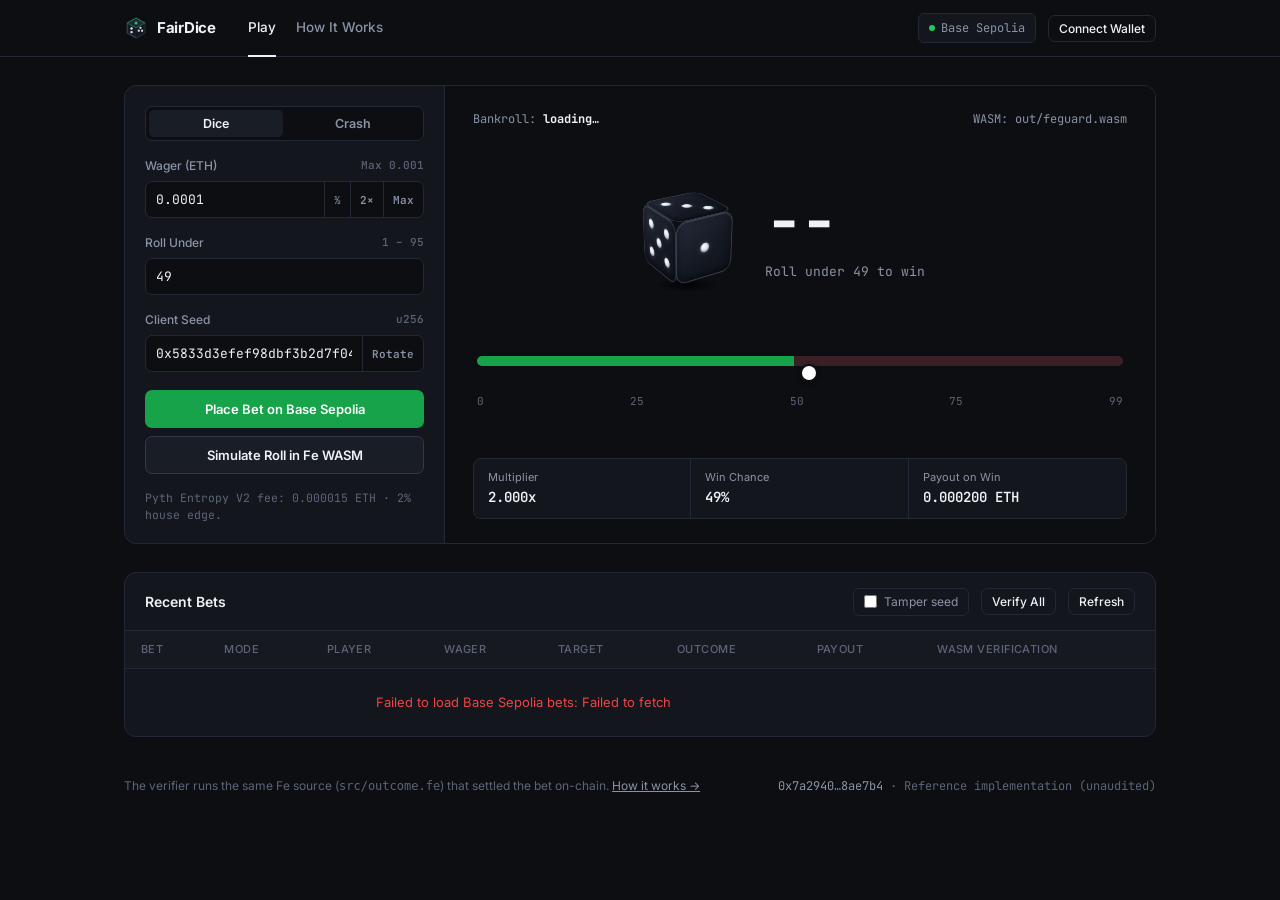
<file: index.html>
<!DOCTYPE html>
<html lang="en">
<head>
  <meta charset="UTF-8" />
  <meta name="viewport" content="width=device-width, initial-scale=1.0" />
  <title>FairDice</title>
  <link rel="preconnect" href="https://fonts.googleapis.com" />
  <link rel="preconnect" href="https://fonts.gstatic.com" crossorigin />
  <link href="https://fonts.googleapis.com/css2?family=Inter:wght@400;500;600;700&family=JetBrains+Mono:wght@400;500;600&display=swap" rel="stylesheet" />
  <style>
    :root {
      --bg: #0c0e12;
      --surface: #13161d;
      --surface-2: #191d26;
      --border: #232836;
      --border-hi: #32394c;
      --text: #eef1f6;
      --muted: #8a94a6;
      --dim: #5c6578;
      --green: #16a34a;
      --green-hi: #22c55e;
      --green-soft: rgba(34, 197, 94, 0.12);
      --red: #dc2626;
      --red-hi: #ef4444;
      --red-soft: rgba(239, 68, 68, 0.12);
      --sans: 'Inter', -apple-system, BlinkMacSystemFont, sans-serif;
      --mono: 'JetBrains Mono', ui-monospace, SFMono-Regular, Consolas, monospace;
    }

    * { box-sizing: border-box; }
    body {
      margin: 0;
      background: var(--bg);
      color: var(--text);
      font-family: var(--sans);
      font-size: 14px;
      line-height: 1.5;
      -webkit-font-smoothing: antialiased;
    }
    a { color: var(--muted); text-decoration: none; }
    a:hover { color: var(--text); }

    /* Top bar */
    header {
      border-bottom: 1px solid var(--border);
      background: var(--bg);
    }
    .nav {
      max-width: 1080px;
      margin: 0 auto;
      padding: 0 1.5rem;
      height: 56px;
      display: flex;
      align-items: center;
      justify-content: space-between;
      gap: 1rem;
    }
    .nav-left {
      display: flex;
      align-items: center;
      gap: 2rem;
    }
    .wordmark {
      display: inline-flex;
      align-items: center;
      gap: 9px;
      font-weight: 700;
      font-size: 15px;
      letter-spacing: -0.02em;
      color: var(--text);
    }
    .wordmark svg {
      width: 24px;
      height: 24px;
      flex-shrink: 0;
    }
    .tabs {
      display: flex;
      align-items: center;
      gap: 1.25rem;
    }
    .tabs a {
      font-size: 13.5px;
      font-weight: 500;
      color: var(--muted);
      padding: 18px 0;
      border-bottom: 2px solid transparent;
    }
    .tabs a.active {
      color: var(--text);
      border-bottom-color: var(--text);
    }
    .nav-right {
      display: flex;
      align-items: center;
      gap: 0.75rem;
    }
    .net-pill {
      display: inline-flex;
      align-items: center;
      gap: 6px;
      font-family: var(--mono);
      font-size: 12px;
      color: var(--muted);
      padding: 5px 10px;
      border-radius: 6px;
      border: 1px solid var(--border);
      background: var(--surface);
    }
    .dot {
      width: 6px;
      height: 6px;
      border-radius: 50%;
      background: var(--green-hi);
    }

    button {
      font-family: var(--sans);
      font-weight: 600;
      font-size: 13px;
      border-radius: 7px;
      cursor: pointer;
      transition: background 0.12s ease, border-color 0.12s ease;
    }
    .btn-primary {
      background: var(--green);
      color: #fff;
      border: 1px solid transparent;
      padding: 10px 14px;
    }
    .btn-primary:hover { background: #15803d; }
    .btn-secondary {
      background: var(--surface-2);
      color: var(--text);
      border: 1px solid var(--border-hi);
      padding: 10px 14px;
    }
    .btn-secondary:hover { background: #222734; }
    .btn-quiet {
      background: transparent;
      color: var(--text);
      border: 1px solid var(--border);
      padding: 5px 10px;
      font-size: 12px;
      font-weight: 500;
    }
    .btn-quiet:hover { border-color: var(--border-hi); background: var(--surface-2); }

    /* Main layout */
    main {
      max-width: 1080px;
      margin: 0 auto;
      padding: 1.75rem 1.5rem 2.5rem;
    }

    /* Casino Game Shell */
    .game-shell {
      display: grid;
      grid-template-columns: 320px 1fr;
      background: var(--surface);
      border: 1px solid var(--border);
      border-radius: 12px;
      overflow: hidden;
    }
    @media (max-width: 820px) {
      .game-shell { grid-template-columns: 1fr; }
    }

    /* Left sidebar: Bet ticket */
    .ticket {
      padding: 1.25rem;
      border-right: 1px solid var(--border);
      display: flex;
      flex-direction: column;
      gap: 1rem;
    }
    .mode-switch {
      display: grid;
      grid-template-columns: 1fr 1fr;
      background: var(--bg);
      border: 1px solid var(--border);
      border-radius: 7px;
      padding: 3px;
      gap: 3px;
    }
    .mode-switch button {
      background: transparent;
      color: var(--muted);
      border: none;
      padding: 6px 8px;
      font-size: 12.5px;
      border-radius: 5px;
    }
    .mode-switch button.active {
      background: var(--surface-2);
      color: var(--text);
    }
    @media (max-width: 820px) {
      .ticket { border-right: none; border-bottom: 1px solid var(--border); }
    }

    .field label {
      display: flex;
      justify-content: space-between;
      font-size: 12px;
      font-weight: 500;
      color: var(--muted);
      margin-bottom: 6px;
    }
    .field label span.mono { font-family: var(--mono); font-size: 11px; color: var(--dim); }

    .input-row {
      display: flex;
      background: var(--bg);
      border: 1px solid var(--border);
      border-radius: 7px;
      overflow: hidden;
    }
    .input-row:focus-within { border-color: var(--border-hi); }
    .input-row input {
      flex: 1;
      min-width: 0;
      background: transparent;
      border: none;
      color: var(--text);
      font-family: var(--mono);
      font-size: 13px;
      padding: 9px 10px;
      outline: none;
    }
    .input-row button {
      border: none;
      border-left: 1px solid var(--border);
      border-radius: 0;
      background: transparent;
      color: var(--muted);
      font-family: var(--mono);
      font-size: 11px;
      padding: 0 9px;
    }
    .input-row button:hover { background: var(--surface-2); color: var(--text); }

    .actions {
      display: grid;
      gap: 8px;
      margin-top: 2px;
    }
    .ticket-note {
      font-size: 11.5px;
      color: var(--dim);
      font-family: var(--mono);
      line-height: 1.45;
      min-height: 32px;
    }

    /* Right stage: Dice board */
    .stage {
      padding: 1.5rem 1.75rem;
      display: flex;
      flex-direction: column;
      justify-content: space-between;
      gap: 1.5rem;
      background: var(--bg);
    }
    .stage-top {
      display: flex;
      justify-content: space-between;
      align-items: center;
      font-size: 12px;
      color: var(--muted);
      font-family: var(--mono);
    }

    .readout {
      display: flex;
      align-items: center;
      justify-content: center;
      gap: 2.25rem;
      padding: 1.1rem 0 0.5rem;
      flex-wrap: wrap;
    }
    .readout-text {
      text-align: left;
      min-width: 190px;
    }
    .roll-num {
      font-family: var(--mono);
      font-size: 64px;
      font-weight: 600;
      line-height: 1;
      letter-spacing: -0.04em;
      color: var(--text);
      transition: color 0.18s ease;
    }
    .roll-num.win { color: var(--green-hi); }
    .roll-num.loss { color: var(--red-hi); }
    .roll-sub {
      margin-top: 8px;
      font-size: 13px;
      color: var(--muted);
      font-family: var(--mono);
    }

    /* Real 3D Tumbling Die */
    .die-scene {
      width: 84px;
      height: 84px;
      perspective: 520px;
      position: relative;
      display: grid;
      place-items: center;
    }
    .die-shadow {
      position: absolute;
      bottom: -14px;
      width: 64px;
      height: 14px;
      border-radius: 50%;
      background: radial-gradient(ellipse at center, rgba(0, 0, 0, 0.72) 0%, transparent 72%);
      transition: transform 0.55s cubic-bezier(0.22, 1, 0.36, 1), opacity 0.55s ease, background 0.25s ease;
    }
    .die-scene.rolling .die-shadow {
      transform: scale(0.58);
      opacity: 0.45;
    }
    .die-scene.win .die-shadow {
      background: radial-gradient(ellipse at center, rgba(34, 197, 94, 0.42) 0%, transparent 72%);
    }
    .die-scene.loss .die-shadow {
      background: radial-gradient(ellipse at center, rgba(239, 68, 68, 0.36) 0%, transparent 72%);
    }
    .die-lift {
      width: 64px;
      height: 64px;
      transform-style: preserve-3d;
      transition: transform 0.65s cubic-bezier(0.22, 1, 0.36, 1);
    }
    .die-scene.rolling .die-lift {
      animation: dieArc 0.78s cubic-bezier(0.25, 0.8, 0.25, 1);
    }
    @keyframes dieArc {
      0%   { transform: translateY(0) scale(1); }
      35%  { transform: translateY(-28px) scale(1.08); }
      72%  { transform: translateY(3px) scale(0.97); }
      86%  { transform: translateY(-5px) scale(1.02); }
      100% { transform: translateY(0) scale(1); }
    }
    .die-cube {
      width: 64px;
      height: 64px;
      position: relative;
      transform-style: preserve-3d;
      transform: rotateX(-24deg) rotateY(32deg);
      transition: transform 0.78s cubic-bezier(0.16, 1, 0.3, 1);
    }
    .die-face {
      position: absolute;
      width: 64px;
      height: 64px;
      border-radius: 11px;
      background: linear-gradient(145deg, #242a38 0%, #151923 55%, #10131b 100%);
      border: 1px solid #384154;
      box-shadow: inset 0 1px 1px rgba(255, 255, 255, 0.14), inset 0 -3px 8px rgba(0, 0, 0, 0.55);
      display: grid;
      grid-template-columns: repeat(3, 1fr);
      grid-template-rows: repeat(3, 1fr);
      padding: 10px;
      gap: 4px;
      backface-visibility: hidden;
      transition: border-color 0.25s ease, box-shadow 0.25s ease;
    }
    .die-scene.win .die-face {
      border-color: rgba(34, 197, 94, 0.65);
      box-shadow: inset 0 1px 2px rgba(34, 197, 94, 0.22), inset 0 -3px 8px rgba(0, 0, 0, 0.55);
    }
    .die-scene.loss .die-face {
      border-color: rgba(239, 68, 68, 0.55);
      box-shadow: inset 0 1px 2px rgba(239, 68, 68, 0.18), inset 0 -3px 8px rgba(0, 0, 0, 0.55);
    }
    .pip {
      width: 10px;
      height: 10px;
      border-radius: 50%;
      background: radial-gradient(circle at 35% 35%, #ffffff 0%, #cfd8e8 65%, #8f9bb3 100%);
      box-shadow: inset 0 -1px 2px rgba(0, 0, 0, 0.45), 0 0 6px rgba(255, 255, 255, 0.18);
      align-self: center;
      justify-self: center;
    }
    .die-scene.win .pip {
      background: radial-gradient(circle at 35% 35%, #d1fae5 0%, #34d399 65%, #059669 100%);
      box-shadow: 0 0 8px rgba(34, 197, 94, 0.5);
    }
    .die-face.f1 { transform: rotateY(0deg) translateZ(32px); }
    .die-face.f2 { transform: rotateY(90deg) translateZ(32px); }
    .die-face.f3 { transform: rotateX(90deg) translateZ(32px); }
    .die-face.f4 { transform: rotateX(-90deg) translateZ(32px); }
    .die-face.f5 { transform: rotateY(-90deg) translateZ(32px); }
    .die-face.f6 { transform: rotateY(180deg) translateZ(32px); }
    /* Pip grid placements */
    .p-tl { grid-area: 1 / 1; } .p-tc { grid-area: 1 / 2; } .p-tr { grid-area: 1 / 3; }
    .p-ml { grid-area: 2 / 1; } .p-mc { grid-area: 2 / 2; } .p-mr { grid-area: 2 / 3; }
    .p-bl { grid-area: 3 / 1; } .p-bc { grid-area: 3 / 2; } .p-br { grid-area: 3 / 3; }

    /* Clean slider track */
    .slider-area {
      padding: 22px 4px 4px;
      position: relative;
    }
    .track {
      height: 10px;
      border-radius: 999px;
      background: linear-gradient(90deg, var(--green) 0%, var(--green) var(--pct, 49%), #3a1f24 var(--pct, 49%), #3a1f24 100%);
      position: relative;
    }
    .needle {
      position: absolute;
      top: -26px;
      left: var(--needle, 49%);
      transform: translateX(-50%);
      background: var(--text);
      color: var(--bg);
      font-family: var(--mono);
      font-size: 11px;
      font-weight: 700;
      padding: 2px 6px;
      border-radius: 4px;
      opacity: 0;
      transition: left 0.3s ease, opacity 0.15s ease;
    }
    .needle.show { opacity: 1; }
    input[type="range"].range {
      width: 100%;
      margin-top: -13px;
      position: relative;
      z-index: 2;
      appearance: none;
      background: transparent;
      cursor: pointer;
    }
    input[type="range"].range::-webkit-slider-thumb {
      appearance: none;
      width: 18px;
      height: 18px;
      border-radius: 50%;
      background: #fff;
      border: 2px solid var(--bg);
      box-shadow: 0 1px 4px rgba(0,0,0,0.6);
    }
    .scale {
      display: flex;
      justify-content: space-between;
      font-family: var(--mono);
      font-size: 11px;
      color: var(--dim);
      margin-top: 6px;
    }

    /* Odds strip */
    .odds {
      display: grid;
      grid-template-columns: repeat(3, 1fr);
      border: 1px solid var(--border);
      border-radius: 8px;
      background: var(--surface);
      overflow: hidden;
    }
    .odds-cell {
      padding: 10px 14px;
      border-right: 1px solid var(--border);
    }
    .odds-cell:last-child { border-right: none; }
    .odds-cell .k {
      font-size: 11px;
      color: var(--muted);
      margin-bottom: 2px;
    }
    .odds-cell .v {
      font-family: var(--mono);
      font-size: 14px;
      font-weight: 600;
    }

    /* Recent bets table */
    .bets-section {
      margin-top: 1.75rem;
      background: var(--surface);
      border: 1px solid var(--border);
      border-radius: 12px;
      overflow: hidden;
    }
    .bets-header {
      padding: 0.9rem 1.25rem;
      border-bottom: 1px solid var(--border);
      display: flex;
      align-items: center;
      justify-content: space-between;
      gap: 1rem;
      flex-wrap: wrap;
    }
    .bets-header h2 {
      margin: 0;
      font-size: 14px;
      font-weight: 600;
    }
    .bets-tools {
      display: flex;
      align-items: center;
      gap: 0.75rem;
      flex-wrap: wrap;
    }
    .tamper-toggle {
      display: inline-flex;
      align-items: center;
      gap: 7px;
      font-size: 12px;
      color: var(--muted);
      padding: 4px 10px;
      border-radius: 6px;
      border: 1px solid var(--border);
      cursor: pointer;
      user-select: none;
    }
    .tamper-toggle.on {
      border-color: rgba(239, 68, 68, 0.55);
      background: var(--red-soft);
      color: #fca5a5;
    }
    .tamper-toggle input { accent-color: var(--red-hi); margin: 0; cursor: pointer; }

    .table-wrap { overflow-x: auto; }
    table {
      width: 100%;
      border-collapse: collapse;
      font-size: 13px;
    }
    th, td {
      padding: 10px 16px;
      text-align: left;
      border-bottom: 1px solid var(--border);
    }
    th {
      font-size: 11px;
      font-weight: 500;
      text-transform: uppercase;
      letter-spacing: 0.04em;
      color: var(--dim);
      background: rgba(255,255,255,0.01);
    }
    tr:last-child td { border-bottom: none; }
    td.mono { font-family: var(--mono); font-size: 12.5px; }

    .tag {
      display: inline-block;
      padding: 2px 7px;
      border-radius: 5px;
      font-family: var(--mono);
      font-size: 11.5px;
      font-weight: 600;
    }
    .tag.win { background: var(--green-soft); color: var(--green-hi); }
    .tag.loss { background: rgba(255,255,255,0.05); color: var(--muted); }
    .tag.match { background: var(--green-soft); color: var(--green-hi); }
    .tag.mismatch { background: var(--red-soft); color: var(--red-hi); }
    .tag.pending { background: rgba(245,158,11,0.12); color: #fbbf24; }
    .sub-proof {
      margin-left: 8px;
      font-family: var(--mono);
      font-size: 11.5px;
      color: var(--dim);
    }

    /* Minimal footer */
    footer {
      max-width: 1080px;
      margin: 0 auto;
      padding: 0 1.5rem 2.5rem;
      display: flex;
      justify-content: space-between;
      align-items: center;
      gap: 1rem;
      flex-wrap: wrap;
      font-size: 12px;
      color: var(--dim);
    }
    footer .mono { font-family: var(--mono); }
  </style>
</head>
<body>
  <header>
    <div class="nav">
      <div class="nav-left">
        <a href="index.html" class="wordmark">
          <svg viewBox="0 0 28 28" fill="none" xmlns="http://www.w3.org/2000/svg" aria-hidden="true">
            <path d="M14 2.5L24.2 8.2V19.8L14 25.5L3.8 19.8V8.2L14 2.5Z" fill="#161b26" stroke="#364156" stroke-width="1.4"/>
            <path d="M14 2.5L24.2 8.2L14 13.9L3.8 8.2L14 2.5Z" fill="#202838"/>
            <path d="M14 13.9V25.5L24.2 19.8V8.2L14 13.9Z" fill="#121722"/>
            <path d="M14 2.5L24.2 8.2L14 13.9L3.8 8.2L14 2.5Z" stroke="#22c55e" stroke-opacity="0.55" stroke-width="1"/>
            <circle cx="14" cy="8.2" r="1.75" fill="#22c55e"/>
            <circle cx="8.8" cy="14.6" r="1.4" fill="#e2e8f0"/>
            <circle cx="8.8" cy="18.8" r="1.4" fill="#e2e8f0"/>
            <circle cx="19.2" cy="13.8" r="1.35" fill="#cbd5e1"/>
            <circle cx="17.2" cy="17.2" r="1.35" fill="#cbd5e1"/>
            <circle cx="21.1" cy="17.2" r="1.35" fill="#cbd5e1"/>
          </svg>
          <span>FairDice</span>
        </a>
        <nav class="tabs">
          <a href="index.html" class="active">Play</a>
          <a href="about.html">How It Works</a>
        </nav>
      </div>
      <div class="nav-right">
        <span class="net-pill"><span class="dot"></span>Base Sepolia</span>
        <button id="connectBtn" class="btn-quiet">Connect Wallet</button>
      </div>
    </div>
  </header>

  <main>
    <section class="game-shell">
      <!-- Bet Ticket -->
      <div class="ticket">
        <div class="mode-switch" role="tablist" aria-label="Game Mode">
          <button type="button" id="modeDiceBtn" class="active">Dice</button>
          <button type="button" id="modeCrashBtn">Crash</button>
        </div>

        <div class="field">
          <label><span>Wager (ETH)</span><span class="mono" id="capHint">Max 0.001</span></label>
          <div class="input-row">
            <input id="wagerInput" type="text" value="0.0001" />
            <button type="button" id="halfBtn">½</button>
            <button type="button" id="doubleBtn">2×</button>
            <button type="button" id="maxBtn">Max</button>
          </div>
        </div>

        <div class="field" id="diceTargetField">
          <label><span>Roll Under</span><span class="mono">1 – 95</span></label>
          <div class="input-row">
            <input id="targetInput" type="number" min="1" max="95" value="49" />
          </div>
        </div>

        <div class="field" id="crashTargetField" style="display:none;">
          <label><span>Target Multiplier</span><span class="mono">1.05x – 98.00x</span></label>
          <div class="input-row">
            <input id="crashInput" type="number" step="0.05" min="1.05" max="98" value="2.00" />
            <button type="button" data-cm="1.05">1.05x</button>
            <button type="button" data-cm="2.00">2x</button>
            <button type="button" data-cm="5.00">5x</button>
          </div>
        </div>

        <div class="field">
          <label><span>Client Seed</span><span class="mono">u256</span></label>
          <div class="input-row">
            <input id="seedInput" type="text" value="0x5833d3efef98dbf3b2d7f042391407718a2b9dc1a47375ded677d612736e604a" />
            <button type="button" id="randSeedBtn">Rotate</button>
          </div>
        </div>

        <div class="actions">
          <button id="playChainBtn" class="btn-primary">Place Bet on Base Sepolia</button>
          <button id="playWasmBtn" class="btn-secondary">Simulate Roll in Fe WASM</button>
        </div>

        <div class="ticket-note" id="playStatus">
          Pyth Entropy V2 fee: <span id="feeStat">0.000015 ETH</span> · 2% house edge.
        </div>
      </div>

      <!-- Dice Board -->
      <div class="stage">
        <div class="stage-top">
          <span>Bankroll: <strong id="bankrollStat" style="color:var(--text);">loading…</strong></span>
          <span id="wasmStat">WASM: loading…</span>
        </div>

        <div class="readout">
          <div class="die-scene" id="dieScene" aria-hidden="true">
            <div class="die-shadow"></div>
            <div class="die-lift">
              <div class="die-cube" id="dieCube">
                <div class="die-face f1"><span class="pip p-mc"></span></div>
                <div class="die-face f2"><span class="pip p-tl"></span><span class="pip p-br"></span></div>
                <div class="die-face f3"><span class="pip p-tl"></span><span class="pip p-mc"></span><span class="pip p-br"></span></div>
                <div class="die-face f4"><span class="pip p-tl"></span><span class="pip p-tr"></span><span class="pip p-bl"></span><span class="pip p-br"></span></div>
                <div class="die-face f5"><span class="pip p-tl"></span><span class="pip p-tr"></span><span class="pip p-mc"></span><span class="pip p-bl"></span><span class="pip p-br"></span></div>
                <div class="die-face f6"><span class="pip p-tl"></span><span class="pip p-tr"></span><span class="pip p-ml"></span><span class="pip p-mr"></span><span class="pip p-bl"></span><span class="pip p-br"></span></div>
              </div>
            </div>
          </div>
          <div class="readout-text">
            <div class="roll-num" id="rollDisplay">--</div>
            <div class="roll-sub" id="rollSub">Roll under 49 to win</div>
          </div>
        </div>

        <div class="slider-area">
          <div class="needle" id="needle">49</div>
          <div class="track" id="track" style="--pct: 49%;"></div>
          <input id="targetSlider" class="range" type="range" min="1" max="95" value="49" />
          <div class="scale">
            <span>0</span><span>25</span><span>50</span><span>75</span><span>99</span>
          </div>
        </div>

        <div class="odds">
          <div class="odds-cell">
            <div class="k">Multiplier</div>
            <div class="v" id="metricMult">2.000x</div>
          </div>
          <div class="odds-cell">
            <div class="k">Win Chance</div>
            <div class="v" id="metricChance">49%</div>
          </div>
          <div class="odds-cell">
            <div class="k">Payout on Win</div>
            <div class="v" id="metricPayout">0.000200 ETH</div>
          </div>
        </div>
      </div>
    </section>

    <!-- Live On-Chain Bets -->
    <section class="bets-section">
      <div class="bets-header">
        <h2>Recent Bets <span style="color:var(--dim); font-weight:400; font-family:var(--mono); font-size:12px;" id="totalStat"></span></h2>
        <div class="bets-tools">
          <label class="tamper-toggle" id="tamperLabel" title="Corrupts entropy seed (XOR 1) before WASM verification">
            <input type="checkbox" id="tamperToggle" />
            <span>Tamper seed</span>
          </label>
          <button id="verifyAllBtn" class="btn-quiet">Verify All</button>
          <button id="refreshBtn" class="btn-quiet">Refresh</button>
        </div>
      </div>

      <div class="table-wrap">
        <table>
          <thead>
            <tr>
              <th>Bet</th>
              <th>Mode</th>
              <th>Player</th>
              <th>Wager</th>
              <th>Target</th>
              <th>Outcome</th>
              <th>Payout</th>
              <th>WASM Verification</th>
            </tr>
          </thead>
          <tbody id="betsBody">
            <tr><td colspan="8" style="text-align:center; color:var(--dim); padding:1.5rem;">Loading live Base Sepolia bets…</td></tr>
          </tbody>
        </table>
      </div>
    </section>
  </main>

  <footer>
    <span>The verifier runs the same Fe source (<code>src/outcome.fe</code>) that settled the bet on-chain. <a href="about.html" style="text-decoration:underline;">How it works →</a></span>
    <span class="mono">
      <a href="https://sepolia.basescan.org/address/0x7a29401136d6675ec21c983b7b0e0b5f238ae7b4" target="_blank" rel="noopener">0x7a2940…8ae7b4</a>
      · Reference implementation (unaudited)
    </span>
  </footer>

  <script>
    const RPC_URL = 'https://sepolia.base.org';
    const CONTRACT = '0x7a29401136d6675ec21c983b7b0e0b5f238ae7b4';
    const PYTH_PROXY = '0x41c9e39574F40Ad34c79f1C99B66A45eFB830d4c';
    const BASE_SEPOLIA_CHAIN_ID = '0x14a34';

    const SEL_GET_BET        = '0x061e494f';
    const SEL_TOTAL_BETS     = '0xbefa1e2f';
    const SEL_BANKROLL       = '0x0c657eb0';
    const SEL_HOUSE_CAP      = '0x56f54594';
    const SEL_PLACE_BET      = '0xdcb3b30e';
    const SEL_PLACE_CRASH    = '0x2766d204';
    const SEL_GET_FEE_V2     = '0x8204b67a';

    const MASK64 = 0xffffffffffffffffn;
    const splitU256 = (x) => {
      const v = BigInt.asUintN(256, x);
      return [(v >> 192n) & MASK64, (v >> 128n) & MASK64, (v >> 64n) & MASK64, v & MASK64];
    };
    const splitU128 = (x) => {
      const v = BigInt.asUintN(128, x);
      return [(v >> 64n) & MASK64, v & MASK64];
    };
    const padHex32 = (x) => BigInt(x).toString(16).padStart(64, '0');
    const hexWord = (hex, i) => BigInt('0x' + (hex.startsWith('0x') ? hex.slice(2) : hex).slice(i * 64, (i + 1) * 64));
    const shortAddr = (a) => a && a.length > 14 ? `${a.slice(0, 6)}…${a.slice(-4)}` : (a || '—');
    const fmtEth = (wei) => {
      const s = wei.toString().padStart(19, '0');
      const whole = s.slice(0, -18).replace(/^0+/, '') || '0';
      return `${whole}.${s.slice(-18, -12)} ETH`;
    };
    const parseEth = (str) => {
      const c = str.trim();
      if (!/^\d+(\.\d+)?$/.test(c)) throw new Error('Invalid ETH');
      const [w, f = ''] = c.split('.');
      return BigInt(w) * 1000000000000000000n + BigInt((f + '000000000000000000').slice(0, 18));
    };

    let wasm = null;
    let bets = [];
    let capWei = 1000000000000000n;
    let feeWei = 15000000000001n;
    let account = null;
    let simNonce = 100n;
    let gameMode = 'dice';

    const slider = document.getElementById('targetSlider');
    const targetInput = document.getElementById('targetInput');
    const crashInput = document.getElementById('crashInput');
    const wagerInput = document.getElementById('wagerInput');
    const seedInput = document.getElementById('seedInput');
    const track = document.getElementById('track');
    const needle = document.getElementById('needle');
    const rollDisplay = document.getElementById('rollDisplay');
    const rollSub = document.getElementById('rollSub');
    const playStatus = document.getElementById('playStatus');
    const tamperToggle = document.getElementById('tamperToggle');
    const tamperLabel = document.getElementById('tamperLabel');
    const betsBody = document.getElementById('betsBody');

    function getCrashMultX100() {
      const m = Math.round((Number(crashInput.value) || 2) * 100);
      return Math.max(105, Math.min(9800, m));
    }

    function setMode(mode) {
      gameMode = mode;
      document.getElementById('modeDiceBtn').classList.toggle('active', mode === 'dice');
      document.getElementById('modeCrashBtn').classList.toggle('active', mode === 'crash');
      document.getElementById('diceTargetField').style.display = mode === 'dice' ? '' : 'none';
      document.getElementById('crashTargetField').style.display = mode === 'crash' ? '' : 'none';
      syncTarget(slider.value);
    }
    document.getElementById('modeDiceBtn').addEventListener('click', () => setMode('dice'));
    document.getElementById('modeCrashBtn').addEventListener('click', () => setMode('crash'));
    document.querySelectorAll('[data-cm]').forEach((b) => {
      b.addEventListener('click', () => { crashInput.value = b.dataset.cm; syncTarget(slider.value); });
    });
    crashInput.addEventListener('input', () => syncTarget(slider.value));

    function syncTarget(val) {
      if (gameMode === 'crash') {
        const m100 = getCrashMultX100();
        const chance = Math.min(93, Math.floor(9800 / m100));
        track.style.setProperty('--pct', `${chance}%`);
        document.getElementById('metricChance').textContent = `~${chance}%`;
        document.getElementById('metricMult').textContent = `${(m100 / 100).toFixed(2)}x`;
        rollSub.textContent = `Cash out at ${(m100 / 100).toFixed(2)}x before crash`;
        try {
          const w = parseEth(wagerInput.value);
          document.getElementById('metricPayout').textContent = fmtEth((w * BigInt(m100)) / 100n);
        } catch {
          document.getElementById('metricPayout').textContent = '—';
        }
        return;
      }
      const t = Math.max(1, Math.min(95, Number(val) || 49));
      slider.value = t;
      targetInput.value = t;
      track.style.setProperty('--pct', `${t}%`);
      document.getElementById('metricChance').textContent = `${t}%`;
      document.getElementById('metricMult').textContent = `${(98 / t).toFixed(3)}x`;
      rollSub.textContent = `Roll under ${t} to win`;
      try {
        const w = parseEth(wagerInput.value);
        document.getElementById('metricPayout').textContent = fmtEth((w * 98n) / BigInt(t));
      } catch {
        document.getElementById('metricPayout').textContent = '—';
      }
    }

    slider.addEventListener('input', () => syncTarget(slider.value));
    targetInput.addEventListener('input', () => syncTarget(targetInput.value));
    wagerInput.addEventListener('input', () => syncTarget(slider.value));

    document.getElementById('halfBtn').addEventListener('click', () => {
      try {
        wagerInput.value = (Number(parseEth(wagerInput.value) / 2n) / 1e18).toFixed(6).replace(/0+$/, '').replace(/\.$/, '');
        syncTarget(slider.value);
      } catch {}
    });
    document.getElementById('doubleBtn').addEventListener('click', () => {
      try {
        let w = parseEth(wagerInput.value) * 2n;
        if (w > capWei) w = capWei;
        wagerInput.value = (Number(w) / 1e18).toFixed(6).replace(/0+$/, '').replace(/\.$/, '');
        syncTarget(slider.value);
      } catch {}
    });
    document.getElementById('maxBtn').addEventListener('click', () => {
      wagerInput.value = (Number(capWei) / 1e18).toFixed(6).replace(/0+$/, '').replace(/\.$/, '');
      syncTarget(slider.value);
    });
    document.getElementById('randSeedBtn').addEventListener('click', () => {
      const b = new Uint8Array(32);
      crypto.getRandomValues(b);
      seedInput.value = '0x' + Array.from(b, (x) => x.toString(16).padStart(2, '0')).join('');
    });
    tamperToggle.addEventListener('change', () => {
      tamperLabel.classList.toggle('on', tamperToggle.checked);
    });

    async function loadWasm() {
      if (wasm) return wasm;
      const resp = await fetch('./out/feguard.wasm');
      if (!resp.ok) throw new Error(`HTTP ${resp.status}`);
      const { instance } = await WebAssembly.instantiate(await resp.arrayBuffer(), {
        env: { __fe_revert: () => { throw new Error('Fe WASM reverted'); } },
      });
      wasm = instance.exports;
      document.getElementById('wasmStat').textContent = 'WASM: out/feguard.wasm';
      return wasm;
    }

    async function rpc(method, params) {
      const r = await fetch(RPC_URL, {
        method: 'POST',
        headers: { 'content-type': 'application/json' },
        body: JSON.stringify({ jsonrpc: '2.0', id: 1, method, params }),
      });
      const j = await r.json();
      if (j.error) throw new Error(j.error.message || JSON.stringify(j.error));
      return j.result;
    }

    const dieScene = document.getElementById('dieScene');
    const dieCube = document.getElementById('dieCube');
    let rotX = -24;
    let rotY = 32;
    // Target cube orientations for faces 1..6 (with subtle isometric tilt so depth stays visible)
    const FACE_ROTATIONS = [
      [0, 0],     // face 1
      [0, -90],   // face 2
      [-90, 0],   // face 3
      [90, 0],    // face 4
      [0, 90],    // face 5
      [0, 180],   // face 6
    ];

    function animateRoll(outcome, target, payout) {
      const faceIdx = outcome % 6;
      const [baseX, baseY] = FACE_ROTATIONS[faceIdx];
      // Add full 360-degree spins so every roll tumbles cleanly in 3D space
      const spinsX = 360 * (2 + Math.floor(Math.random() * 2));
      const spinsY = 360 * (2 + Math.floor(Math.random() * 2));
      rotX = Math.floor(rotX / 360) * 360 + spinsX + baseX - 14;
      rotY = Math.floor(rotY / 360) * 360 + spinsY + baseY + 18;

      dieScene.classList.remove('win', 'loss', 'rolling');
      void dieScene.offsetWidth; // restart arc keyframe
      dieScene.classList.add('rolling');
      dieCube.style.transform = `rotateX(${rotX}deg) rotateY(${rotY}deg)`;

      let n = 0;
      rollDisplay.className = 'roll-num';
      const id = setInterval(() => {
        n++;
        rollDisplay.textContent = String(Math.floor(Math.random() * 100)).padStart(2, '0');
        if (n >= 16) {
          clearInterval(id);
          const win = outcome < target;
          rollDisplay.textContent = String(outcome).padStart(2, '0');
          rollDisplay.className = `roll-num ${win ? 'win' : 'loss'}`;
          dieScene.classList.remove('rolling');
          dieScene.classList.add(win ? 'win' : 'loss');
          needle.textContent = String(outcome).padStart(2, '0');
          needle.style.setProperty('--needle', `${Math.max(2, Math.min(98, outcome))}%`);
          needle.classList.add('show');
          rollSub.textContent = win ? `Won ${fmtEth(payout)} (rolled ${outcome} < ${target})` : `Lost (rolled ${outcome} >= ${target})`;
        }
      }, 42);
    }

    document.getElementById('playWasmBtn').addEventListener('click', async () => {
      try {
        const w = await loadWasm();
        const wager = parseEth(wagerInput.value);
        const seed = BigInt(seedInput.value.trim());
        const b = new Uint8Array(32);
        crypto.getRandomValues(b);
        const ent = BigInt('0x' + Array.from(b, (x) => x.toString(16).padStart(2, '0')).join(''));
        simNonce += 1n;
        const u = BigInt.asUintN(64, w.fg_roll(...splitU256(ent), ...splitU256(seed), simNonce));
        if (gameMode === 'crash') {
          const m100 = BigInt(getCrashMultX100());
          const cp = BigInt.asUintN(64, w.fg_crash_point(...splitU256(ent), ...splitU256(seed), simNonce));
          const win = m100 <= cp;
          const pay = win ? (wager * m100) / 100n : 0n;
          animateRoll(Number(u), 99, pay);
          setTimeout(() => {
            rollDisplay.textContent = `${(Number(cp) / 100).toFixed(2)}x`;
            rollDisplay.className = `roll-num ${win ? 'win' : 'loss'}`;
            dieScene.classList.remove('win', 'loss');
            dieScene.classList.add(win ? 'win' : 'loss');
            rollSub.textContent = win
              ? `Cashed out ${(Number(m100) / 100).toFixed(2)}x · crashed at ${(Number(cp) / 100).toFixed(2)}x (+${fmtEth(pay)})`
              : `Crashed at ${(Number(cp) / 100).toFixed(2)}x (target ${(Number(m100) / 100).toFixed(2)}x)`;
          }, 700);
          playStatus.textContent = `Simulated Crash via Fe fg_crash_point() · nonce #${simNonce} · crash ${(Number(cp) / 100).toFixed(2)}x`;
        } else {
          const target = Number(slider.value);
          const pay = u < BigInt(target) ? (wager * 98n) / BigInt(target) : 0n;
          animateRoll(Number(u), target, pay);
          playStatus.textContent = `Simulated Dice via Fe fg_roll() · nonce #${simNonce} · outcome ${u}`;
        }
      } catch (e) {
        playStatus.textContent = `Error: ${e.message}`;
      }
    });

    async function connectWallet() {
      if (!window.ethereum) {
        playStatus.textContent = 'No wallet detected. Use "Simulate Roll in Fe WASM" or install MetaMask.';
        return null;
      }
      const accs = await window.ethereum.request({ method: 'eth_requestAccounts' });
      account = accs[0];
      document.getElementById('connectBtn').textContent = shortAddr(account);
      const cid = await window.ethereum.request({ method: 'eth_chainId' });
      if (cid.toLowerCase() !== BASE_SEPOLIA_CHAIN_ID) {
        await window.ethereum.request({ method: 'wallet_switchEthereumChain', params: [{ chainId: BASE_SEPOLIA_CHAIN_ID }] });
      }
      return account;
    }

    document.getElementById('connectBtn').addEventListener('click', connectWallet);

    document.getElementById('playChainBtn').addEventListener('click', async () => {
      try {
        const acc = account || (await connectWallet());
        if (!acc) return;
        const target = Number(slider.value);
        const wager = parseEth(wagerInput.value);
        if (wager <= 0n || wager > capWei) {
          playStatus.textContent = `Wager must be > 0 and <= ${fmtEth(capWei)}.`;
          return;
        }
        const commit = BigInt(seedInput.value.trim());
        const data = gameMode === 'crash'
          ? SEL_PLACE_CRASH + padHex32(getCrashMultX100()) + padHex32(commit)
          : SEL_PLACE_BET + padHex32(Number(slider.value)) + padHex32(commit);
        playStatus.textContent = `Sending ${gameMode.toUpperCase()} ${fmtEth(wager)} + ${fmtEth(feeWei)} Pyth fee…`;
        const hash = await window.ethereum.request({
          method: 'eth_sendTransaction',
          params: [{ from: acc, to: CONTRACT, value: '0x' + (wager + feeWei).toString(16), data }],
        });
        playStatus.innerHTML = `Submitted <a href="https://sepolia.basescan.org/tx/${hash}" target="_blank" rel="noopener">${shortAddr(hash)}</a> — awaiting Pyth callback…`;
        setTimeout(loadBets, 15000);
      } catch (e) {
        playStatus.textContent = `Tx error: ${e.message}`;
      }
    });

    function verifyRow(bet, cell) {
      if (!wasm) return;
      if (!bet.settled || bet.entropy === undefined) {
        cell.innerHTML = '<span class="tag pending">PENDING</span>';
        return;
      }
      const tampered = tamperToggle.checked;
      const seed = tampered ? (bet.entropy ^ 1n) : bet.entropy;
      const isCrash = bet.mode === 1n;
      const packed = BigInt.asUintN(64, isCrash
        ? wasm.fg_verify_crash_bet(
            ...splitU256(seed), ...splitU256(bet.commit), bet.id, bet.crashTarget,
            ...splitU128(bet.wager), bet.outcome, ...splitU128(bet.payout)
          )
        : wasm.fg_verify_bet(
            ...splitU256(seed), ...splitU256(bet.commit), bet.id, bet.target,
            ...splitU128(bet.wager), bet.outcome, ...splitU128(bet.payout)
          ));
      const ok = (packed & 1n) === 1n && (packed & 2n) === 2n;
      const got = isCrash ? (packed >> 8n) & 0xffffn : (packed >> 8n) & 0xffn;
      const gotStr = isCrash ? `${(Number(got) / 100).toFixed(2)}x` : String(got);
      cell.innerHTML = `<span class="tag ${ok ? 'match' : 'mismatch'}">${ok ? 'MATCH' : 'MISMATCH'}</span><span class="sub-proof">wasm=${gotStr}${tampered ? ' (tampered)' : ''}</span>`;
    }

    function renderBets() {
      betsBody.innerHTML = '';
      for (const bet of bets) {
        const win = bet.settled && bet.payout > 0n;
        const isCrash = bet.mode === 1n;
        const targetStr = isCrash ? `${(Number(bet.crashTarget) / 100).toFixed(2)}x` : `&lt; ${bet.target}`;
        const outStr = isCrash ? `${(Number(bet.outcome) / 100).toFixed(2)}x` : String(bet.outcome).padStart(2, '0');
        const tr = document.createElement('tr');
        tr.innerHTML = `
          <td class="mono">#${bet.id}</td>
          <td class="mono"><span class="tag loss">${isCrash ? 'CRASH' : 'DICE'}</span></td>
          <td class="mono"><a href="https://sepolia.basescan.org/address/${bet.player}" target="_blank" rel="noopener">${shortAddr(bet.player)}</a></td>
          <td class="mono">${fmtEth(bet.wager)}</td>
          <td class="mono">${targetStr}</td>
          <td class="mono">${bet.settled ? `<span class="tag ${win ? 'win' : 'loss'}">${outStr}</span>` : '<span class="tag pending">PENDING</span>'}</td>
          <td class="mono" style="color:${win ? 'var(--green-hi)' : 'var(--muted)'};">${bet.settled ? fmtEth(bet.payout) : '—'}</td>
          <td><button class="btn-quiet verify-btn" style="margin-right:8px;">Verify</button><span class="verify-out"></span></td>
        `;
        const btn = tr.querySelector('.verify-btn');
        const out = tr.querySelector('.verify-out');
        btn.addEventListener('click', async () => { await loadWasm(); verifyRow(bet, out); });
        betsBody.appendChild(tr);
      }
    }

    async function loadBets() {
      try {
        const [rawBank, rawCap, rawTotal, rawFee] = await Promise.all([
          rpc('eth_call', [{ to: CONTRACT, data: SEL_BANKROLL }, 'latest']),
          rpc('eth_call', [{ to: CONTRACT, data: SEL_HOUSE_CAP }, 'latest']),
          rpc('eth_call', [{ to: CONTRACT, data: SEL_TOTAL_BETS }, 'latest']),
          rpc('eth_call', [{ to: PYTH_PROXY, data: SEL_GET_FEE_V2 }, 'latest']).catch(() => null),
        ]);
        capWei = BigInt(rawCap || '0x0');
        const total = BigInt(rawTotal || '0x0');
        if (rawFee && rawFee !== '0x') feeWei = BigInt(rawFee);
        document.getElementById('bankrollStat').textContent = fmtEth(BigInt(rawBank || '0x0'));
        document.getElementById('capHint').textContent = `Max ${fmtEth(capWei)}`;
        document.getElementById('feeStat').textContent = fmtEth(feeWei);
        document.getElementById('totalStat').textContent = `(${total} on-chain)`;

        const count = total > 15n ? 15n : total;
        const rows = [];
        for (let i = total; i > total - count; i -= 1n) {
          const raw = await rpc('eth_call', [{ to: CONTRACT, data: SEL_GET_BET + padHex32(i) }, 'latest']);
          const words = Math.floor((raw.startsWith('0x') ? raw.slice(2) : raw).length / 64);
          rows.push({
            id: i,
            player: '0x' + hexWord(raw, 0).toString(16).padStart(40, '0'),
            wager: hexWord(raw, 1),
            target: hexWord(raw, 2),
            commit: hexWord(raw, 3),
            settled: hexWord(raw, 6) !== 0n,
            outcome: hexWord(raw, 7),
            payout: hexWord(raw, 8),
            entropy: hexWord(raw, 9),
            mode: words >= 12 ? hexWord(raw, 10) : 0n,
            crashTarget: words >= 12 ? hexWord(raw, 11) : 0n,
          });
        }
        bets = rows;
        renderBets();
        if (wasm) document.querySelectorAll('.verify-btn').forEach((b) => b.click());
      } catch (e) {
        betsBody.innerHTML = `<tr><td colspan="7" style="text-align:center;color:var(--red-hi);padding:1.5rem;">Failed to load Base Sepolia bets: ${e.message}</td></tr>`;
      }
    }

    document.getElementById('verifyAllBtn').addEventListener('click', async () => {
      await loadWasm();
      document.querySelectorAll('.verify-btn').forEach((b) => b.click());
    });
    document.getElementById('refreshBtn').addEventListener('click', loadBets);

    syncTarget(49);
    Promise.all([loadWasm(), loadBets()]).then(() => {
      document.querySelectorAll('.verify-btn').forEach((b) => b.click());
    });
  </script>
</body>
</html>
</file>
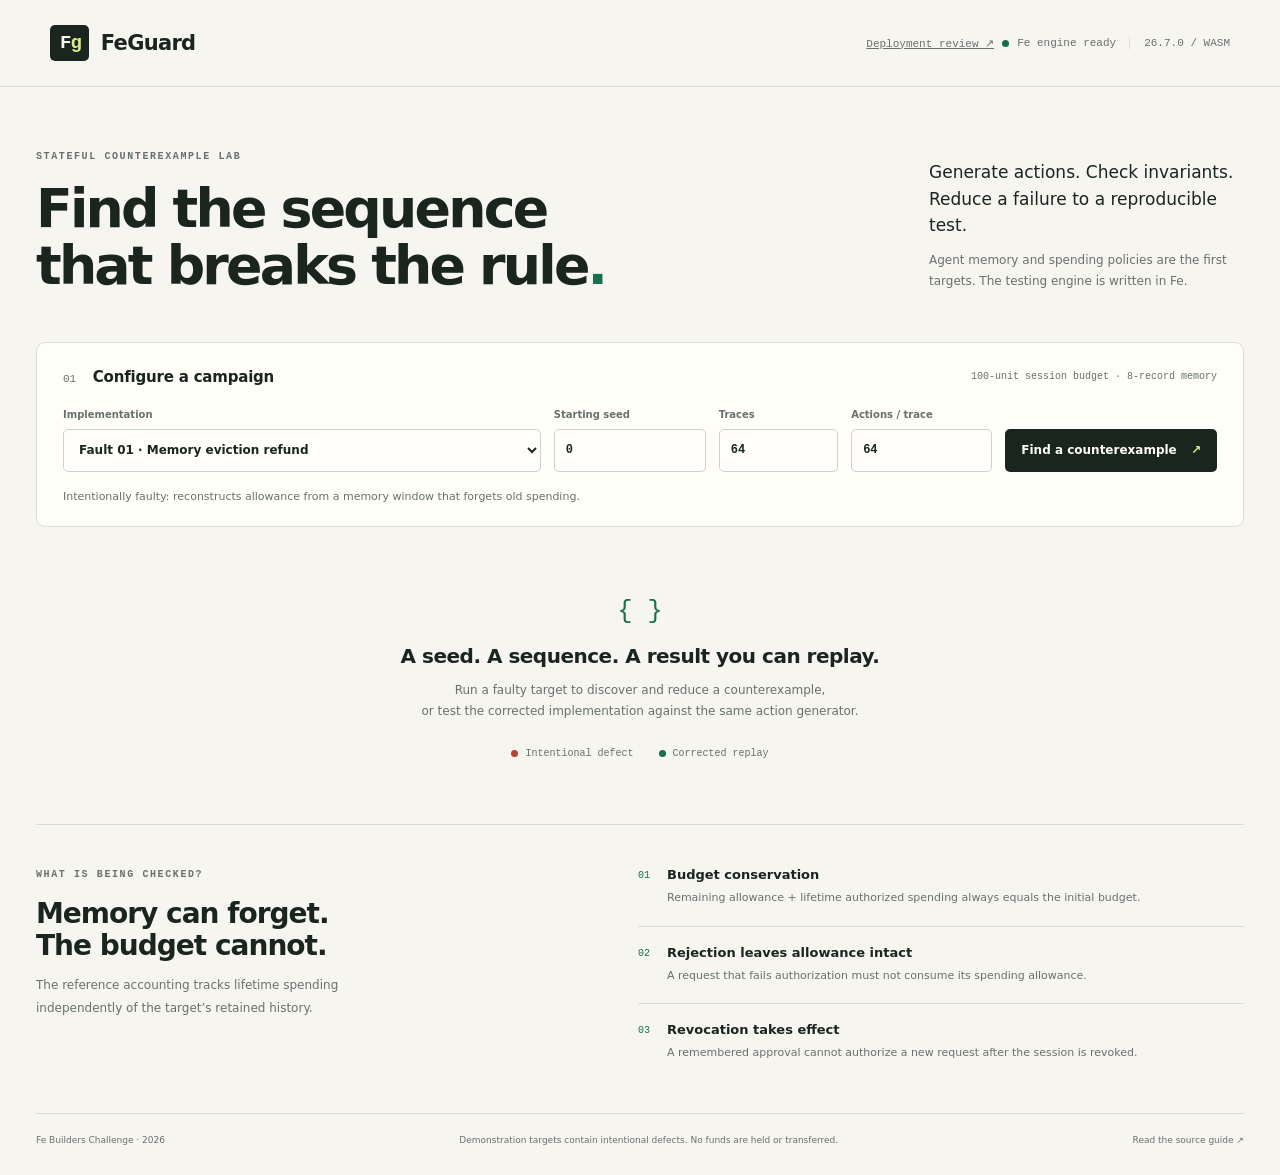
<file: demo/index.html>
<!doctype html>
<html lang="en">
<head>
  <meta charset="utf-8">
  <meta name="viewport" content="width=device-width, initial-scale=1">
  <title>FeGuard — Find the sequence</title>
  <link rel="stylesheet" href="./style.css">
</head>
<body>
  <header class="topbar">
    <a class="brand" href="./"><span class="mark">F<span>g</span></span> FeGuard</a>
    <div class="build"><a href="../inspection/">Deployment review ↗</a><span id="engine-dot" class="dot"></span><span id="engine-status">Loading Fe engine</span><span class="version">26.7.0 / WASM</span></div>
  </header>
  <main>
    <section class="intro">
      <div><p class="eyebrow">STATEFUL COUNTEREXAMPLE LAB</p><h1>Find the sequence<br>that breaks the rule<span>.</span></h1></div>
      <div class="intro-copy"><p>Generate actions. Check invariants.<br>Reduce a failure to a reproducible test.</p><p class="quiet">Agent memory and spending policies are the first targets. The testing engine is written in Fe.</p></div>
    </section>

    <section class="workbench" aria-labelledby="campaign-title">
      <div class="section-heading"><h2 id="campaign-title">01 <span>Configure a campaign</span></h2><span class="small-tag">100-unit session budget · 8-record memory</span></div>
      <form id="campaign-form">
        <label class="target-field">Implementation<select id="target" name="target"><option value="1">Fault 01 · Memory eviction refund</option><option value="2">Fault 02 · Rejected request debit</option><option value="3">Fault 03 · Stale permission replay</option><option value="0">Correct implementation</option></select></label>
        <label>Starting seed<input id="seed" name="seed" value="0" inputmode="numeric" pattern="[0-9]+" required></label>
        <label>Traces<input id="cases" name="cases" type="number" min="1" max="4096" value="64" required></label>
        <label>Actions / trace<input id="steps" name="steps" type="number" min="1" max="64" value="64" required></label>
        <button id="run" class="primary" type="submit" disabled>Find a counterexample <span>↗</span></button>
      </form>
      <p id="target-description" class="target-description">Intentionally faulty: reconstructs allowance from a memory window that forgets old spending.</p>
      <p id="error" class="error" role="alert" hidden></p>
    </section>

    <section id="empty" class="empty-state"><div class="empty-icon">{ }</div><h2>A seed. A sequence. A result you can replay.</h2><p>Run a faulty target to discover and reduce a counterexample,<br>or test the corrected implementation against the same action generator.</p><div class="legend"><span><i class="dot red"></i> Intentional defect</span><span><i class="dot green"></i> Corrected replay</span></div></section>

    <section id="results" aria-live="polite" hidden>
      <div class="result-title"><div><p class="eyebrow" id="result-kicker">COUNTEREXAMPLE FOUND</p><h2 id="result-title"></h2><p id="result-description"></p></div><span id="result-badge" class="result-badge">INVARIANT FAILED</span></div>
      <div id="metrics" class="metrics"></div>
      <div id="failure-panel" hidden>
        <div class="trace-heading"><h2>02 <span>Inspect the evidence</span></h2><div class="tabs" role="group" aria-label="Trace view"><button id="reduced-tab" type="button" aria-pressed="true">Reduced trace</button><button id="original-tab" type="button" aria-pressed="false">Failing trace</button></div></div>
        <div class="trace-layout"><div class="table-wrap"><table><thead><tr><th>#</th><th>Action</th><th>Input</th><th>Faulty<br>allowance</th><th>Correct<br>allowance</th><th>Result</th></tr></thead><tbody id="trace-rows"></tbody></table></div><aside class="evidence"><p class="eyebrow">REPRODUCTION</p><dl><dt>Failing seed</dt><dd id="failing-seed"></dd><dt>Invariant</dt><dd id="failure-class"></dd><dt>Reduction check</dt><dd id="minimal-status"></dd><dt>Corrected implementation</dt><dd id="fixed-status" class="positive"></dd></dl><p class="evidence-note">Every remaining action is necessary to preserve this failure class under single-action deletion. Global shortestness is not claimed.</p><button id="export-fe" type="button" class="outline">Export Fe regression <span>↓</span></button><button id="export-json" type="button" class="text-button">Download evidence JSON ↓</button></aside></div>
      </div>
      <div id="passing-panel" class="passing-panel" hidden><span class="pass-symbol">✓</span><div><h3>The campaign completed without an invariant violation.</h3><p>This result covers the displayed seeds and action bound. It is not a security proof.</p></div></div>
    </section>

    <section class="method"><div><p class="eyebrow">WHAT IS BEING CHECKED?</p><h2>Memory can forget.<br>The budget cannot.</h2><p>The reference accounting tracks lifetime spending independently of the target’s retained history.</p></div><div class="invariants"><article><span>01</span><div><h3>Budget conservation</h3><p>Remaining allowance + lifetime authorized spending always equals the initial budget.</p></div></article><article><span>02</span><div><h3>Rejection leaves allowance intact</h3><p>A request that fails authorization must not consume its spending allowance.</p></div></article><article><span>03</span><div><h3>Revocation takes effect</h3><p>A remembered approval cannot authorize a new request after the session is revoked.</p></div></article></div></section>
    <footer><p>Fe Builders Challenge · 2026</p><p>Demonstration targets contain intentional defects. No funds are held or transferred.</p><a href="../README.md">Read the source guide ↗</a></footer>
  </main>
  <script type="module" src="./app.mjs"></script>
</body>
</html>
</file>
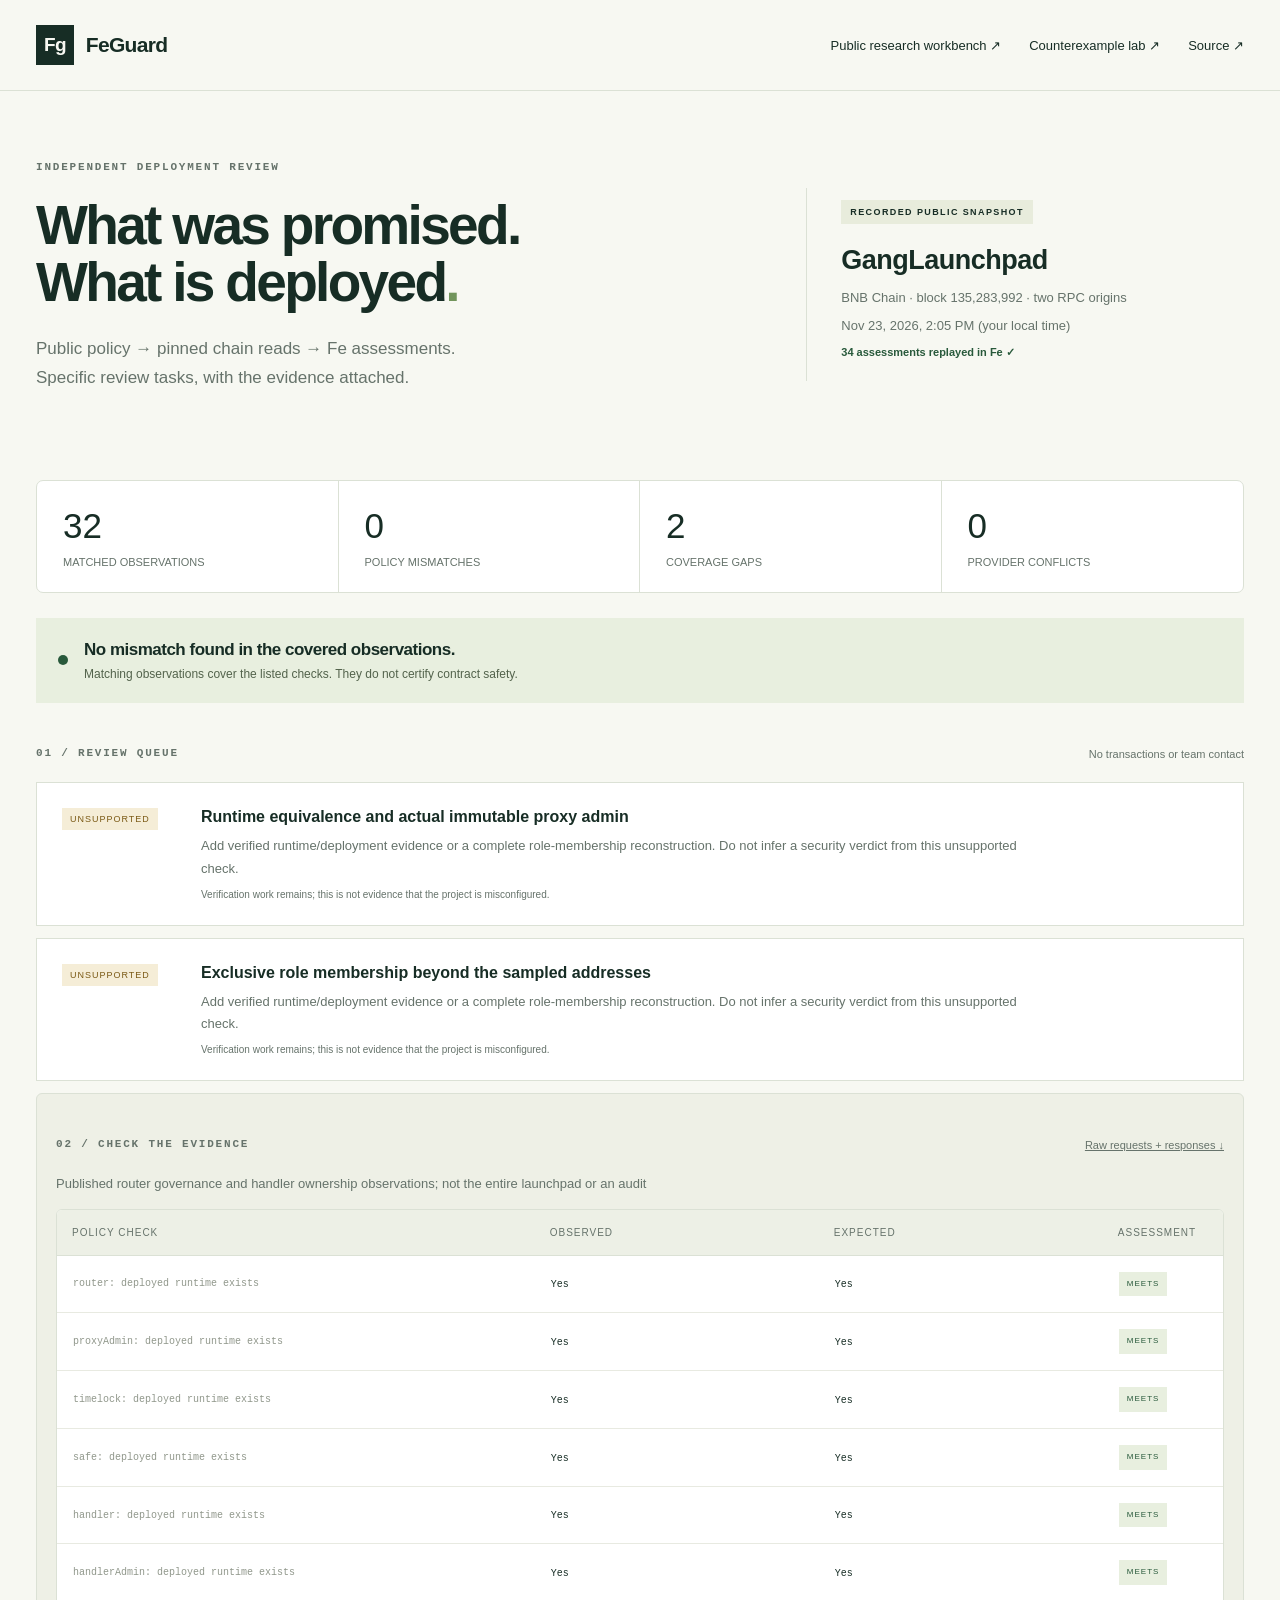
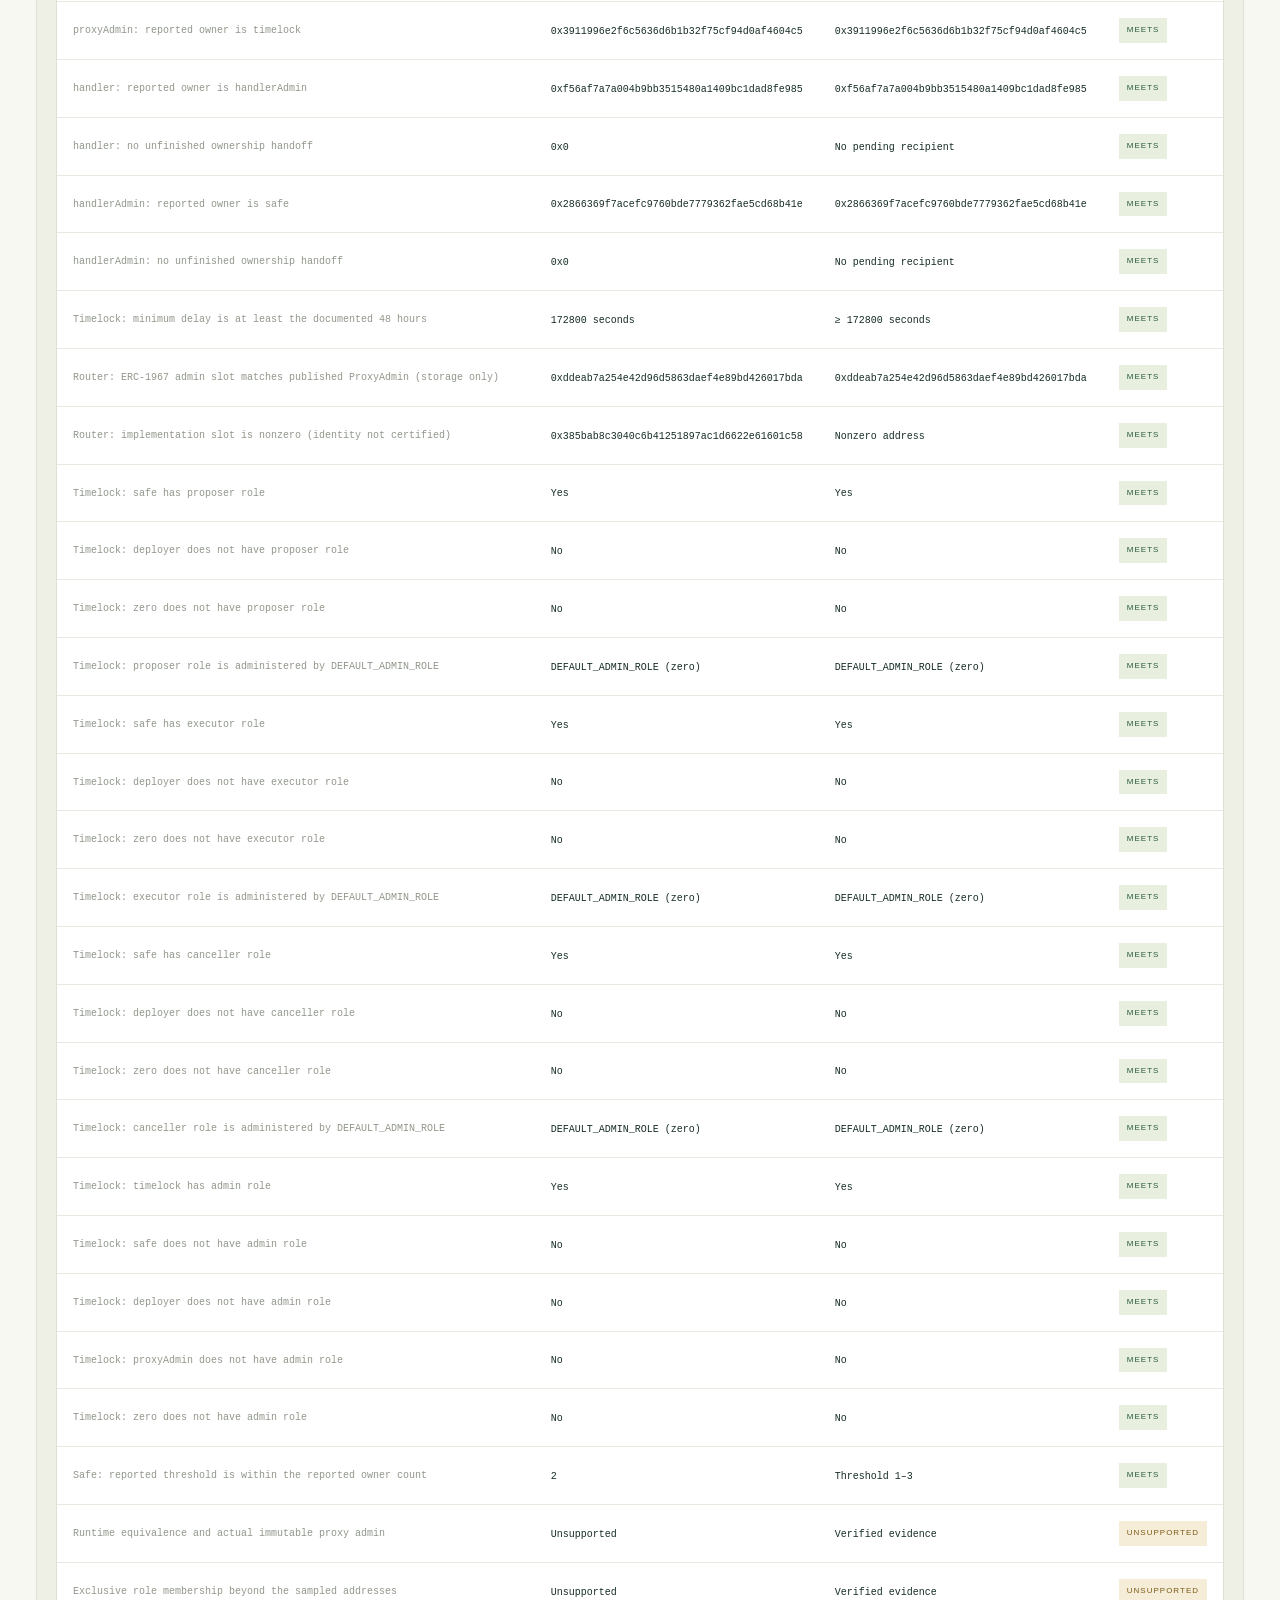
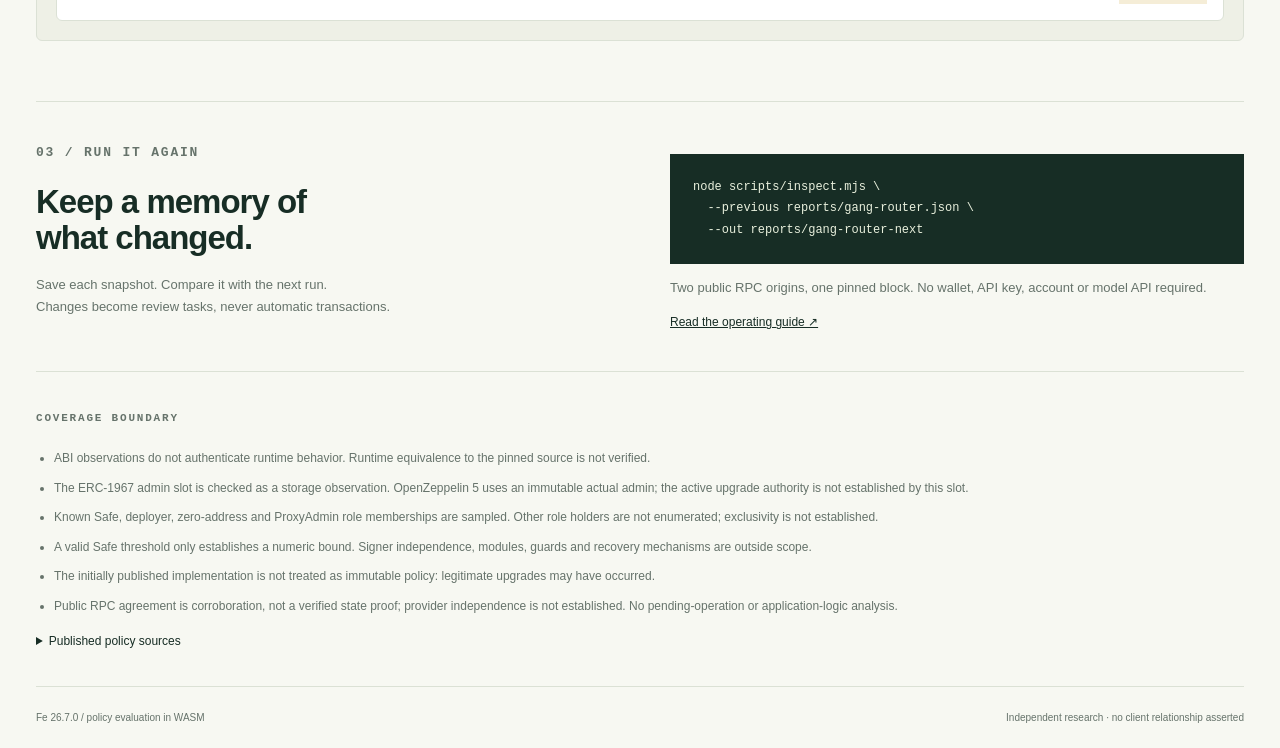
<file: inspection/index.html>
<!doctype html>
<html lang="en">
<head>
  <meta charset="utf-8">
  <meta name="viewport" content="width=device-width, initial-scale=1">
  <title>FeGuard — Deployment review</title>
  <link rel="stylesheet" href="./style.css">
</head>
<body>
  <header><a class="brand" href="./"><span>Fg</span> FeGuard</a><nav><a href="./cohort.html">Public research workbench ↗</a><a href="../demo/">Counterexample lab ↗</a><a href="https://github.com/yeziR4/feguard">Source ↗</a></nav></header>
  <main>
    <section class="hero"><div><p class="eyebrow">INDEPENDENT DEPLOYMENT REVIEW</p><h1>What was promised.<br>What is deployed<span>.</span></h1><p class="lede">Public policy → pinned chain reads → Fe assessments.<br>Specific review tasks, with the evidence attached.</p></div><aside class="snapshot"><span class="pill">RECORDED PUBLIC SNAPSHOT</span><h2 id="project">Loading report…</h2><p id="block"></p><p id="timestamp"></p><p id="engine" class="engine" role="status">Loading Fe policy engine</p></aside></section>
    <p id="error" class="error" role="alert" hidden></p>
    <section id="report" hidden>
      <div class="metrics" id="metrics"></div>
      <div class="verdict"><span class="signal"></span><div><h2 id="verdict-title"></h2><p>Matching observations cover the listed checks. They do not certify contract safety.</p></div></div>
      <section class="queue"><div class="section-title"><p class="eyebrow">01 / REVIEW QUEUE</p><span>No transactions or team contact</span></div><div id="queue"></div></section>
      <section class="evidence"><div class="section-title"><p class="eyebrow">02 / CHECK THE EVIDENCE</p><a id="download" href="../reports/gang-router.json" download>Raw requests + responses ↓</a></div><p class="muted" id="scope"></p><div class="table-wrap"><table><thead><tr><th>Policy check</th><th>Observed</th><th>Expected</th><th>Assessment</th></tr></thead><tbody id="checks"></tbody></table></div></section>
      <section class="next-run"><div><p class="eyebrow">03 / RUN IT AGAIN</p><h2>Keep a memory of<br>what changed.</h2><p>Save each snapshot. Compare it with the next run.<br>Changes become review tasks, never automatic transactions.</p></div><div><pre><code>node scripts/inspect.mjs \
  --previous reports/gang-router.json \
  --out reports/gang-router-next</code></pre><p>Two public RPC origins, one pinned block. No wallet, API key, account or model API required.</p><a href="../docs/DEPLOYMENT-CHECKS.md">Read the operating guide ↗</a></div></section>
      <section class="limits"><p class="eyebrow">COVERAGE BOUNDARY</p><ul id="limits"></ul><details><summary>Published policy sources</summary><ul id="sources"></ul></details></section>
    </section>
    <footer><span>Fe 26.7.0 / policy evaluation in WASM</span><span>Independent research · no client relationship asserted</span></footer>
  </main>
  <script type="module" src="./app.mjs"></script>
</body>
</html>
</file>
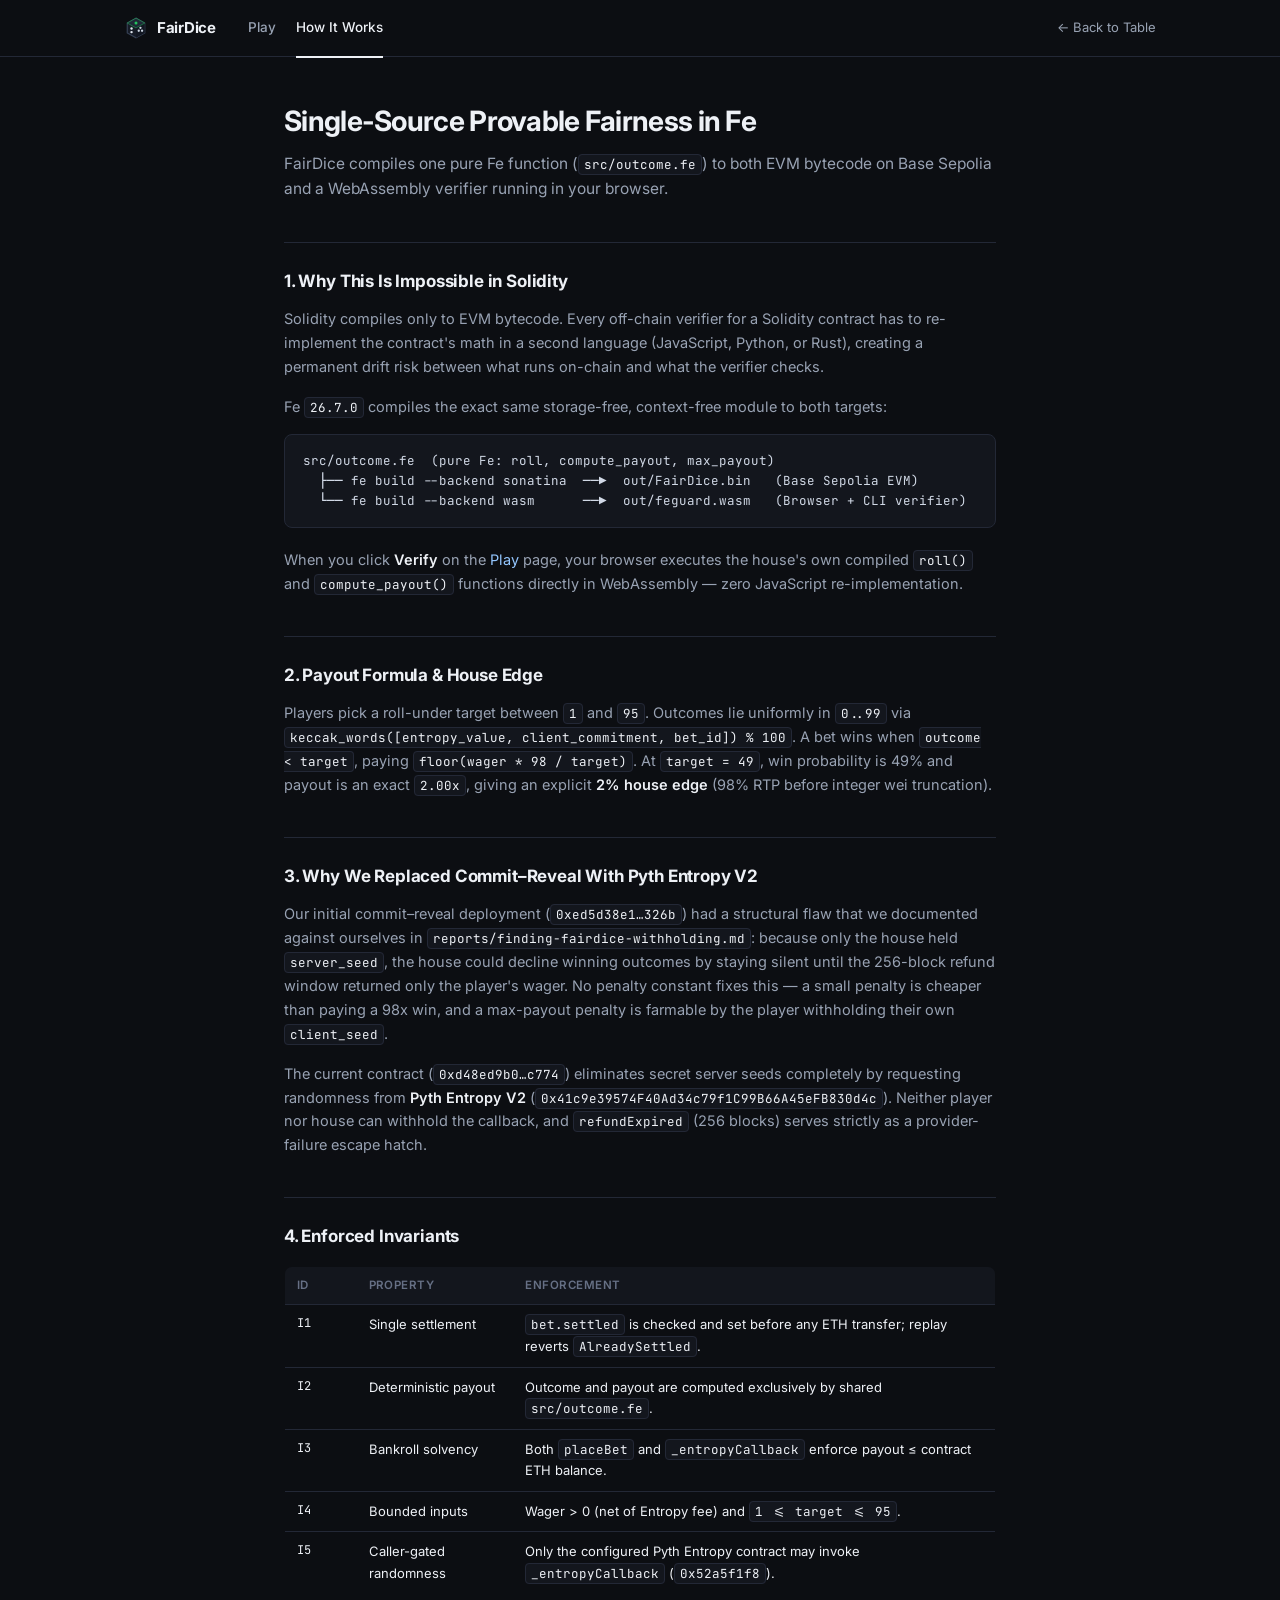
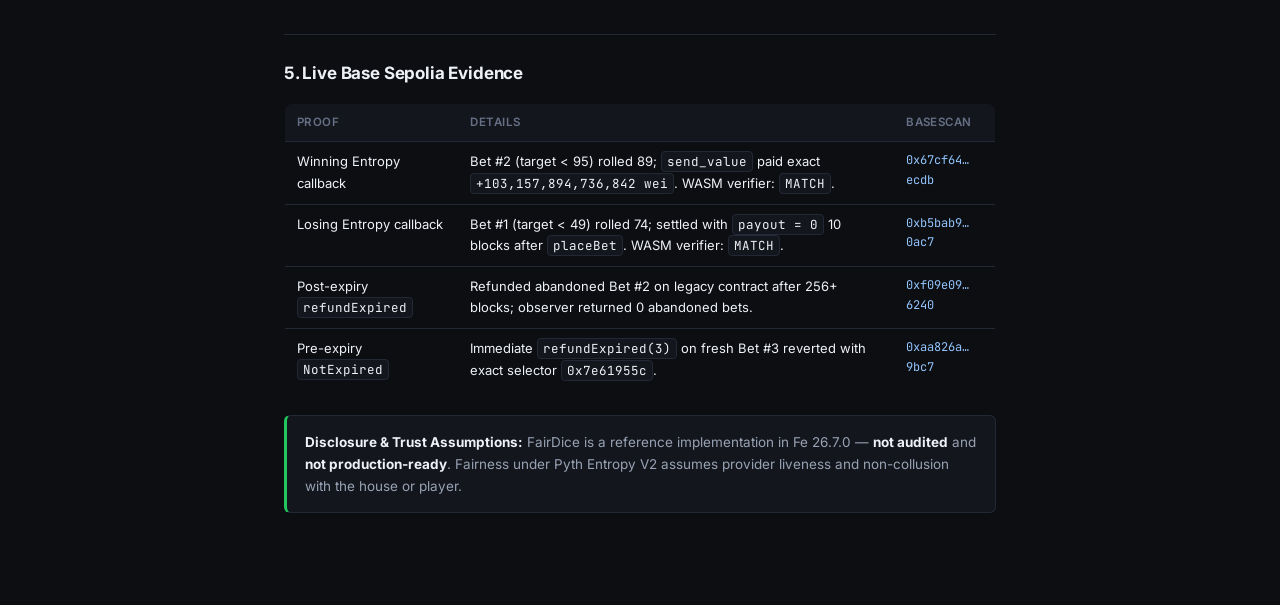
<file: about.html>
<!DOCTYPE html>
<html lang="en">
<head>
  <meta charset="UTF-8" />
  <meta name="viewport" content="width=device-width, initial-scale=1.0" />
  <title>How It Works — FairDice</title>
  <link rel="preconnect" href="https://fonts.googleapis.com" />
  <link rel="preconnect" href="https://fonts.gstatic.com" crossorigin />
  <link href="https://fonts.googleapis.com/css2?family=Inter:wght@400;500;600;700&family=JetBrains+Mono:wght@400;500;600&display=swap" rel="stylesheet" />
  <style>
    :root {
      --bg: #0c0e12;
      --surface: #13161d;
      --border: #232836;
      --text: #eef1f6;
      --muted: #98a2b3;
      --dim: #667085;
      --green: #22c55e;
      --sans: 'Inter', -apple-system, BlinkMacSystemFont, sans-serif;
      --mono: 'JetBrains Mono', ui-monospace, SFMono-Regular, Consolas, monospace;
    }
    * { box-sizing: border-box; }
    body {
      margin: 0;
      background: var(--bg);
      color: var(--text);
      font-family: var(--sans);
      font-size: 14.5px;
      line-height: 1.65;
      -webkit-font-smoothing: antialiased;
    }
    a { color: #93c5fd; text-decoration: none; }
    a:hover { text-decoration: underline; }

    header { border-bottom: 1px solid var(--border); }
    .nav {
      max-width: 1080px;
      margin: 0 auto;
      padding: 0 1.5rem;
      height: 56px;
      display: flex;
      align-items: center;
      justify-content: space-between;
    }
    .nav-left { display: flex; align-items: center; gap: 2rem; }
    .wordmark {
      display: inline-flex;
      align-items: center;
      gap: 9px;
      font-weight: 700;
      font-size: 15px;
      letter-spacing: -0.02em;
      color: var(--text);
    }
    .wordmark svg { width: 24px; height: 24px; flex-shrink: 0; }
    .tabs { display: flex; gap: 1.25rem; }
    .tabs a {
      font-size: 13.5px;
      font-weight: 500;
      color: var(--muted);
      padding: 18px 0;
      border-bottom: 2px solid transparent;
    }
    .tabs a.active { color: var(--text); border-bottom-color: var(--text); }
    .tabs a:hover { text-decoration: none; color: var(--text); }

    article {
      max-width: 760px;
      margin: 0 auto;
      padding: 3rem 1.5rem 4.5rem;
    }
    h1 {
      font-size: 28px;
      letter-spacing: -0.025em;
      line-height: 1.2;
      margin: 0 0 0.75rem;
    }
    .lead {
      font-size: 15.5px;
      color: var(--muted);
      margin: 0 0 2.5rem;
    }
    h2 {
      font-size: 17px;
      letter-spacing: -0.01em;
      margin: 2.5rem 0 0.75rem;
      padding-top: 1.5rem;
      border-top: 1px solid var(--border);
    }
    p { margin: 0 0 1rem; color: var(--muted); }
    p strong { color: var(--text); font-weight: 600; }
    code {
      font-family: var(--mono);
      font-size: 12.5px;
      background: var(--surface);
      border: 1px solid var(--border);
      padding: 1px 5px;
      border-radius: 4px;
      color: var(--text);
    }
    pre {
      background: var(--surface);
      border: 1px solid var(--border);
      border-radius: 8px;
      padding: 1rem 1.15rem;
      overflow-x: auto;
      font-family: var(--mono);
      font-size: 12.5px;
      line-height: 1.6;
      color: #d1d9e6;
      margin: 1rem 0 1.25rem;
    }
    table {
      width: 100%;
      border-collapse: collapse;
      margin: 1rem 0 1.5rem;
      font-size: 13px;
      border: 1px solid var(--border);
      border-radius: 8px;
      overflow: hidden;
    }
    th, td {
      padding: 9px 12px;
      text-align: left;
      border-bottom: 1px solid var(--border);
      vertical-align: top;
    }
    th {
      background: var(--surface);
      font-size: 11.5px;
      text-transform: uppercase;
      letter-spacing: 0.04em;
      color: var(--dim);
      font-weight: 600;
    }
    tr:last-child td { border-bottom: none; }
    td.mono { font-family: var(--mono); font-size: 12px; }
    .callout {
      background: var(--surface);
      border: 1px solid var(--border);
      border-left: 3px solid var(--green);
      border-radius: 6px;
      padding: 0.9rem 1.1rem;
      margin: 1.25rem 0;
      font-size: 13.5px;
      color: var(--muted);
    }
    .callout strong { color: var(--text); }
  </style>
</head>
<body>
  <header>
    <div class="nav">
      <div class="nav-left">
        <a href="index.html" class="wordmark">
          <svg viewBox="0 0 28 28" fill="none" xmlns="http://www.w3.org/2000/svg" aria-hidden="true">
            <path d="M14 2.5L24.2 8.2V19.8L14 25.5L3.8 19.8V8.2L14 2.5Z" fill="#161b26" stroke="#364156" stroke-width="1.4"/>
            <path d="M14 2.5L24.2 8.2L14 13.9L3.8 8.2L14 2.5Z" fill="#202838"/>
            <path d="M14 13.9V25.5L24.2 19.8V8.2L14 13.9Z" fill="#121722"/>
            <path d="M14 2.5L24.2 8.2L14 13.9L3.8 8.2L14 2.5Z" stroke="#22c55e" stroke-opacity="0.55" stroke-width="1"/>
            <circle cx="14" cy="8.2" r="1.75" fill="#22c55e"/>
            <circle cx="8.8" cy="14.6" r="1.4" fill="#e2e8f0"/>
            <circle cx="8.8" cy="18.8" r="1.4" fill="#e2e8f0"/>
            <circle cx="19.2" cy="13.8" r="1.35" fill="#cbd5e1"/>
            <circle cx="17.2" cy="17.2" r="1.35" fill="#cbd5e1"/>
            <circle cx="21.1" cy="17.2" r="1.35" fill="#cbd5e1"/>
          </svg>
          <span>FairDice</span>
        </a>
        <nav class="tabs">
          <a href="index.html">Play</a>
          <a href="about.html" class="active">How It Works</a>
        </nav>
      </div>
      <a href="index.html" style="font-size:13px; color:var(--muted);">← Back to Table</a>
    </div>
  </header>

  <article>
    <h1>Single-Source Provable Fairness in Fe</h1>
    <p class="lead">
      FairDice compiles one pure Fe function (<code>src/outcome.fe</code>) to both EVM bytecode on Base Sepolia and a WebAssembly verifier running in your browser.
    </p>

    <h2>1. Why This Is Impossible in Solidity</h2>
    <p>
      Solidity compiles only to EVM bytecode. Every off-chain verifier for a Solidity contract has to re-implement the contract's math in a second language (JavaScript, Python, or Rust), creating a permanent drift risk between what runs on-chain and what the verifier checks.
    </p>
    <p>
      Fe <code>26.7.0</code> compiles the exact same storage-free, context-free module to both targets:
    </p>
<pre>src/outcome.fe  (pure Fe: roll, compute_payout, max_payout)
  ├── fe build --backend sonatina  ──▶  out/FairDice.bin   (Base Sepolia EVM)
  └── fe build --backend wasm      ──▶  out/feguard.wasm   (Browser + CLI verifier)</pre>
    <p>
      When you click <strong>Verify</strong> on the <a href="index.html">Play</a> page, your browser executes the house's own compiled <code>roll()</code> and <code>compute_payout()</code> functions directly in WebAssembly — zero JavaScript re-implementation.
    </p>

    <h2>2. Payout Formula &amp; House Edge</h2>
    <p>
      Players pick a roll-under target between <code>1</code> and <code>95</code>. Outcomes lie uniformly in <code>0..99</code> via <code>keccak_words([entropy_value, client_commitment, bet_id]) % 100</code>. A bet wins when <code>outcome &lt; target</code>, paying <code>floor(wager * 98 / target)</code>. At <code>target = 49</code>, win probability is 49% and payout is an exact <code>2.00x</code>, giving an explicit <strong>2% house edge</strong> (98% RTP before integer wei truncation).
    </p>

    <h2>3. Why We Replaced Commit–Reveal With Pyth Entropy V2</h2>
    <p>
      Our initial commit–reveal deployment (<code>0xed5d38e1…326b</code>) had a structural flaw that we documented against ourselves in <code>reports/finding-fairdice-withholding.md</code>: because only the house held <code>server_seed</code>, the house could decline winning outcomes by staying silent until the 256-block refund window returned only the player's wager. No penalty constant fixes this — a small penalty is cheaper than paying a 98x win, and a max-payout penalty is farmable by the player withholding their own <code>client_seed</code>.
    </p>
    <p>
      The current contract (<code>0xd48ed9b0…c774</code>) eliminates secret server seeds completely by requesting randomness from <strong>Pyth Entropy V2</strong> (<code>0x41c9e39574F40Ad34c79f1C99B66A45eFB830d4c</code>). Neither player nor house can withhold the callback, and <code>refundExpired</code> (256 blocks) serves strictly as a provider-failure escape hatch.
    </p>

    <h2>4. Enforced Invariants</h2>
    <table>
      <thead>
        <tr><th style="width:72px;">ID</th><th>Property</th><th>Enforcement</th></tr>
      </thead>
      <tbody>
        <tr><td class="mono">I1</td><td>Single settlement</td><td><code>bet.settled</code> is checked and set before any ETH transfer; replay reverts <code>AlreadySettled</code>.</td></tr>
        <tr><td class="mono">I2</td><td>Deterministic payout</td><td>Outcome and payout are computed exclusively by shared <code>src/outcome.fe</code>.</td></tr>
        <tr><td class="mono">I3</td><td>Bankroll solvency</td><td>Both <code>placeBet</code> and <code>_entropyCallback</code> enforce payout ≤ contract ETH balance.</td></tr>
        <tr><td class="mono">I4</td><td>Bounded inputs</td><td>Wager &gt; 0 (net of Entropy fee) and <code>1 &lt;= target &lt;= 95</code>.</td></tr>
        <tr><td class="mono">I5</td><td>Caller-gated randomness</td><td>Only the configured Pyth Entropy contract may invoke <code>_entropyCallback</code> (<code>0x52a5f1f8</code>).</td></tr>
      </tbody>
    </table>

    <h2>5. Live Base Sepolia Evidence</h2>
    <table>
      <thead>
        <tr><th>Proof</th><th>Details</th><th>BaseScan</th></tr>
      </thead>
      <tbody>
        <tr>
          <td>Winning Entropy callback</td>
          <td>Bet #2 (target &lt; 95) rolled 89; <code>send_value</code> paid exact <code>+103,157,894,736,842 wei</code>. WASM verifier: <code>MATCH</code>.</td>
          <td class="mono"><a href="https://sepolia.basescan.org/tx/0x67cf64e9758ff50875d897e6cf7f6def998647dba3838ee68da05e26a894ecdb" target="_blank" rel="noopener">0x67cf64…ecdb</a></td>
        </tr>
        <tr>
          <td>Losing Entropy callback</td>
          <td>Bet #1 (target &lt; 49) rolled 74; settled with <code>payout = 0</code> 10 blocks after <code>placeBet</code>. WASM verifier: <code>MATCH</code>.</td>
          <td class="mono"><a href="https://sepolia.basescan.org/tx/0xb5bab940a80e54e36f1a6823406d079e3f2457f381e6195a8e3230360a400ac7" target="_blank" rel="noopener">0xb5bab9…0ac7</a></td>
        </tr>
        <tr>
          <td>Post-expiry <code>refundExpired</code></td>
          <td>Refunded abandoned Bet #2 on legacy contract after 256+ blocks; observer returned 0 abandoned bets.</td>
          <td class="mono"><a href="https://sepolia.basescan.org/tx/0xf09e098957422672858701649c1c3ace133d69a00473222b325ec62026e66240" target="_blank" rel="noopener">0xf09e09…6240</a></td>
        </tr>
        <tr>
          <td>Pre-expiry <code>NotExpired</code></td>
          <td>Immediate <code>refundExpired(3)</code> on fresh Bet #3 reverted with exact selector <code>0x7e61955c</code>.</td>
          <td class="mono"><a href="https://sepolia.basescan.org/tx/0xaa826ab2988c4875c1ced81a96522dba9108d395b4bfb05bf8c4de44bcba9bc7" target="_blank" rel="noopener">0xaa826a…9bc7</a></td>
        </tr>
      </tbody>
    </table>

    <div class="callout">
      <strong>Disclosure &amp; Trust Assumptions:</strong> FairDice is a reference implementation in Fe 26.7.0 — <strong>not audited</strong> and <strong>not production-ready</strong>. Fairness under Pyth Entropy V2 assumes provider liveness and non-collusion with the house or player.
    </div>
  </article>
</body>
</html>
</file>
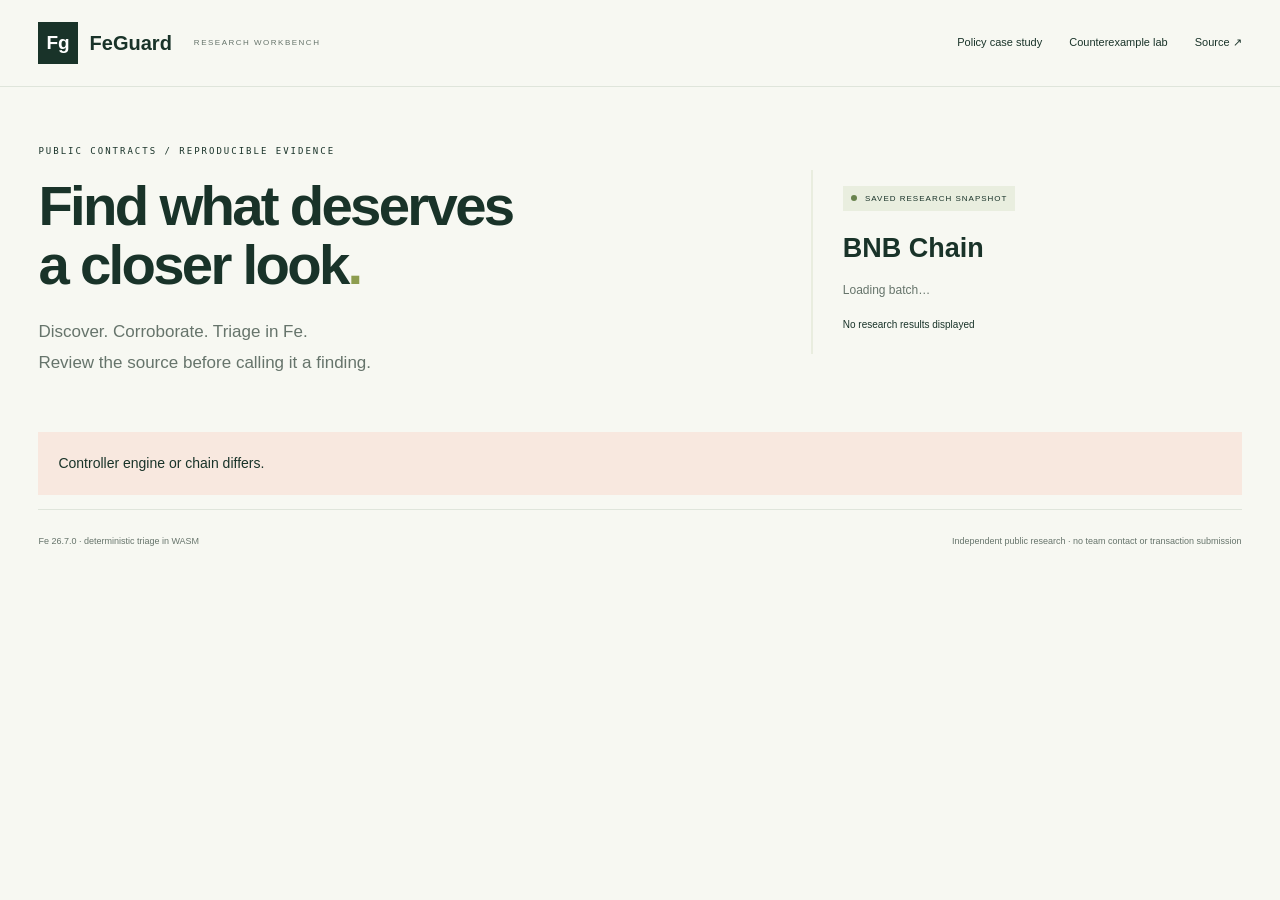
<file: inspection/cohort.html>
<!doctype html>
<html lang="en">
<head><meta charset="utf-8"><meta name="viewport" content="width=device-width,initial-scale=1"><title>FeGuard — Public research workbench</title><link rel="stylesheet" href="./cohort.css"></head>
<body>
  <header><a class="brand" href="./cohort.html"><span class="mark">Fg</span>FeGuard <small>RESEARCH WORKBENCH</small></a><nav><a href="./">Policy case study</a><a href="../demo/">Counterexample lab</a><a href="https://github.com/yeziR4/feguard">Source ↗</a></nav></header>
  <main>
    <section class="hero"><div><p class="eyebrow">PUBLIC CONTRACTS / REPRODUCIBLE EVIDENCE</p><h1>Find what deserves<br>a closer look<span>.</span></h1><p class="intro">Discover. Corroborate. Triage in Fe.<br>Review the source before calling it a finding.</p></div><aside><span class="snapshot-label"><i></i> SAVED RESEARCH SNAPSHOT</span><h2>BNB Chain</h2><p id="batch-block">Loading batch…</p><p id="batch-time"></p><p class="engine" id="engine" role="status">Loading Fe engine</p></aside></section>
    <p id="error" class="error" role="alert" hidden></p>
    <div id="workbench" hidden>
      <section class="metrics" id="metrics" aria-label="Batch results"></section>
      <section id="workflow" class="workflow" hidden><div class="section-title"><div><p class="eyebrow">CONTROLLER / SAVED RUN</p><h2>One command. A reviewable trail.</h2></div><a href="../reports/workflow.json">Run manifest ↗</a></div><div id="workflow-body"></div></section>
      <p class="boundary">These are contract deployments, not independent projects. <strong>No full audits are claimed.</strong> Validated leads establish behavior; financial impact remains unproven.</p>
      <section class="pipeline" aria-label="Research stages"><div><span>01 / DISCOVER</span><strong id="stage-discovery"></strong><small>Newest-first verification feed</small></div><div><span>02 / CORROBORATE</span><strong id="stage-runtime"></strong><small>Runtime bytes · two RPC origins</small></div><div><span>03 / SCREEN</span><strong id="stage-reads"></strong><small>Supported getters · one pinned block</small></div><div><span>04 / INVESTIGATE</span><strong id="stage-review"></strong><small>Source + fresh read-only simulation</small></div></section>
      <section class="leads-section"><div class="section-title"><div><p class="eyebrow">01 / INITIALIZATION TRIAGE CASES</p><h2>Follow the behavior through deployment context.</h2></div><a href="../reports/initialization-review.json" download>Simulation evidence ↓</a></div><div class="lead-banner"><span class="review-dot"></span><p id="lead-summary"></p></div><div id="leads" class="leads"></div></section>
      <section class="browse"><div class="section-title"><div><p class="eyebrow">02 / EXPLORE THE BATCH</p><h2>Every contract has a coverage boundary.</h2></div><button id="csv" class="outline" type="button">Export visible rows ↓</button></div><div class="toolbar"><label class="search">Search contracts<input id="search" type="search" placeholder="Name or contract address…"></label><label>Coverage<select id="filter"><option value="all">All contracts</option><option value="leads">Validated initialization leads</option><option value="generic">Getter review leads</option><option value="targeted">Targeted getter coverage</option><option value="runtime">Runtime only</option><option value="context">Zero-owner context</option><option value="gap">Evidence gap</option></select></label><span id="visible-count" role="status"></span></div><div class="research-layout"><div class="table-wrap"><table><thead><tr><th>Contract / address</th><th>Coverage</th><th>Observations</th><th>Research status</th></tr></thead><tbody id="rows"></tbody></table><p id="no-results" hidden>No contracts match this filter.</p></div><aside class="detail" id="detail" aria-live="polite"><p class="eyebrow">CONTRACT DETAIL</p><div id="detail-body">Choose a contract to inspect its observations.</div></aside></div></section>
      <section class="operating"><div><p class="eyebrow">03 / REPEAT THE PROCESS</p><h2>A pipeline you can rerun.<br>A history you can inspect.</h2><p>The worker fetches a bounded public sample, corroborates runtime, reads supported interfaces and saves evidence. Source-specific follow-ups use explicit reviewed plans.</p></div><div><pre><code>node scripts/cohort.mjs --limit 100
node scripts/review-initializers.mjs</code></pre><p>Use <code>node scripts/run.mjs --run my-run</code> for the full bounded workflow. Add <code>--resume</code> after interruption with identical inputs. No continuously running service is implied.</p><a href="../docs/CONTROLLER.md">Controller, memory and reproduction ↗</a></div></section>
      <section class="limits"><p class="eyebrow">WHAT THIS DOES NOT ESTABLISH</p><ul id="limits"></ul><div class="downloads"><a href="../reports/cohort.json" download>Batch report JSON ↓</a><a href="../reports/cohort-evidence.json.gz" download>Compressed raw evidence ↓</a><a href="../reports/cohort.md">Readable report ↗</a></div></section>
    </div>
    <footer><span>Fe 26.7.0 · deterministic triage in WASM</span><span>Independent public research · no team contact or transaction submission</span></footer>
  </main>
  <script type="module" src="./cohort-app.mjs"></script>
</body></html>
</file>
<file: demo/style.css>
:root{color-scheme:light;--paper:#f6f5f0;--ink:#19251e;--muted:#68716a;--line:#d9ddd3;--green:#176f4e;--lime:#d9ed8b;--red:#b74132;--white:#fffef9;font-family:Inter,ui-sans-serif,system-ui,-apple-system,BlinkMacSystemFont,"Segoe UI",sans-serif}*{box-sizing:border-box}body{margin:0;background:var(--paper);color:var(--ink)}button,input,select{font:inherit}button,a,input,select{-webkit-tap-highlight-color:transparent}button{cursor:pointer}button:disabled{opacity:.5;cursor:wait}a{color:inherit}button:focus-visible,a:focus-visible,input:focus-visible,select:focus-visible{outline:3px solid #7ea54b;outline-offset:3px}[hidden]{display:none!important}.topbar{max-width:1400px;padding:25px 50px;margin:auto;display:flex;justify-content:space-between;align-items:center;border-bottom:1px solid var(--line)}.brand{font-size:21px;font-weight:750;text-decoration:none;display:flex;align-items:center;gap:12px;letter-spacing:-.7px}.mark{background:var(--ink);color:var(--paper);display:inline-block;font:700 19px ui-monospace,monospace;padding:7px 10px;border-radius:5px;letter-spacing:-3px}.mark span{color:var(--lime);padding-left:2px}.build{display:flex;align-items:center;gap:8px;font:11px ui-monospace,monospace;color:var(--muted)}.version{padding-left:14px;border-left:1px solid var(--line);margin-left:5px}.dot{display:inline-block;width:7px;height:7px;border-radius:50%;background:#b3b7ad;flex-shrink:0}.dot.green{background:var(--green)}.dot.red{background:var(--red)}main{max-width:1300px;padding:0 36px;margin:auto}.intro{display:flex;justify-content:space-between;align-items:flex-end;padding:62px 0 48px;gap:40px}.eyebrow{font:600 10px/1.6 ui-monospace,SFMono-Regular,Consolas,monospace;letter-spacing:1.6px;color:var(--muted);margin:0 0 15px}h1{font-size:clamp(36px,4.2vw,60px);letter-spacing:-2.8px;line-height:1.06;margin:0;font-weight:650}h1 span{color:var(--green)}.intro-copy{max-width:315px;padding-bottom:3px}.intro-copy>p:first-child{font-size:17px;line-height:1.55;margin:0 0 12px}.quiet{font-size:12px;line-height:1.7;color:var(--muted);margin:0}.workbench{border:1px solid var(--line);background:var(--white);border-radius:9px;padding:25px 26px 20px}.section-heading,.trace-heading{display:flex;justify-content:space-between;align-items:center;gap:20px}h2{margin:0;font-size:20px;letter-spacing:-.5px}.section-heading h2,.trace-heading h2{font:11px ui-monospace,monospace;color:var(--muted);letter-spacing:0}.section-heading h2 span,.trace-heading h2 span{font:600 15px ui-sans-serif,system-ui,sans-serif;color:var(--ink);padding-left:10px;letter-spacing:-.2px}.small-tag{font:10px ui-monospace,monospace;color:var(--muted)}form{display:grid;grid-template-columns:minmax(240px,2.2fr) minmax(80px,.7fr) minmax(65px,.55fr) minmax(80px,.65fr) auto;gap:13px;align-items:end;margin-top:23px}label{display:flex;flex-direction:column;gap:9px;font-size:10px;font-weight:650;color:var(--muted)}input,select{color:var(--ink);background:#fffefb;width:100%;border:1px solid #ccd3c9;border-radius:5px;height:43px;padding:0 11px;font-size:12px}input{font-family:ui-monospace,monospace}.primary{border:0;border-radius:5px;background:var(--ink);color:var(--white);height:43px;font-size:12px;font-weight:600;white-space:nowrap;padding:0 16px}.primary:hover{background:#2d4938}.primary span{padding-left:10px;color:var(--lime)}.target-description{font-size:11px;color:var(--muted);margin:16px 0 0;line-height:1.6}.error{font-size:12px;color:var(--red);margin-bottom:0}.empty-state{text-align:center;padding:70px 0 65px}.empty-icon{font:25px ui-monospace,monospace;color:var(--green);margin-bottom:18px}.empty-state h2{font-size:20px;letter-spacing:-.5px}.empty-state p{font-size:12px;line-height:1.8;color:var(--muted)}.legend{display:flex;justify-content:center;gap:25px;margin-top:25px;font:10px ui-monospace,monospace;color:var(--muted)}.legend span{display:flex;align-items:center;gap:7px}#results{padding:41px 0 46px}.result-title{display:flex;justify-content:space-between;align-items:center;gap:20px}.result-title .eyebrow{margin-bottom:9px;color:var(--red)}.result-title h2{font-size:27px;font-weight:650;letter-spacing:-1px}.result-title p:last-child{font-size:12px;color:var(--muted);margin:10px 0 0;line-height:1.7}.result-badge{border:1px solid #e5bfb8;background:#faeae5;color:var(--red);font:600 9px ui-monospace,monospace;letter-spacing:.6px;padding:8px 11px;border-radius:4px;white-space:nowrap}.result-badge.pass{border-color:#bdcfba;background:#e9f0e1;color:var(--green)}.metrics{display:grid;grid-template-columns:repeat(4,1fr);margin:25px 0 32px;border:1px solid var(--line);border-radius:7px;background:var(--white)}.metric{padding:20px 23px;border-right:1px solid var(--line)}.metric:last-child{border:0}.metric-label{font-size:10px;color:var(--muted);display:block;margin-bottom:10px}.metric-value{font-size:27px;letter-spacing:-1.3px;font-weight:620}.metric-value .unit{font-size:12px;color:var(--muted);letter-spacing:0;padding-left:4px;font-weight:400}.metric-value.positive{color:var(--green)}.trace-heading{margin-bottom:15px}.tabs{display:flex;gap:3px;background:#e7e9e1;padding:3px;border-radius:5px}.tabs button{border:0;background:transparent;color:var(--muted);padding:7px 12px;border-radius:3px;font-size:10px}.tabs button[aria-pressed=true]{background:var(--white);color:var(--ink);box-shadow:0 1px 3px #19251e15}.trace-layout{display:grid;grid-template-columns:minmax(0,1fr) 255px;gap:18px;align-items:start}.table-wrap{overflow:auto;border:1px solid var(--line);border-radius:6px;background:var(--white)}table{border-collapse:collapse;width:100%;min-width:530px;text-align:left;font-size:11px}th{padding:12px;color:var(--muted);font-size:9px;font-weight:500;background:#eeefe7;border-bottom:1px solid var(--line);line-height:1.5}td{padding:13px 12px;border-bottom:1px solid #e8eae1;white-space:nowrap}tr:last-child td{border-bottom:0}td:first-child{font:10px ui-monospace,monospace;color:#90978b;width:35px}.number{font-family:ui-monospace,monospace}.failure-row{background:#faeae5}.failure-row .bad-number{color:var(--red);font-weight:700}.action-name{font-weight:550}.result-cell{font-size:9px;color:var(--muted)}.failure-row .result-cell{color:var(--red);font-weight:650}.evidence{border:1px solid var(--line);border-radius:6px;padding:19px;background:#eef0e6}.evidence .eyebrow{margin-bottom:17px}dl{margin:0}dt{font-size:10px;color:var(--muted);margin-top:14px}dt:first-child{margin-top:0}dd{margin:5px 0 0;font-size:12px;font-weight:550;line-height:1.6;overflow-wrap:anywhere}.positive{color:var(--green)}.evidence-note{font-size:10px;line-height:1.8;color:var(--muted);margin:18px 0}.outline{border:1px solid #b9c4b0;border-radius:4px;background:transparent;color:var(--ink);width:100%;font-size:11px;padding:10px;display:flex;justify-content:space-between}.outline:hover{background:#e0e6d7}.text-button{border:0;background:transparent;color:var(--muted);width:100%;font-size:10px;margin-top:12px;padding:2px}.passing-panel{border:1px solid #c6d8bb;background:#eaf1e2;padding:23px;display:flex;gap:17px;border-radius:7px}.pass-symbol{font-size:24px;color:var(--green)}.passing-panel h3{font-size:15px;margin:0 0 7px}.passing-panel p{font-size:12px;color:var(--muted);margin:0;line-height:1.7}.method{border-top:1px solid var(--line);padding:42px 0 50px;display:grid;grid-template-columns:1fr 1.15fr;gap:75px}.method h2{font-size:28px;font-weight:600;line-height:1.15;letter-spacing:-1px}.method>div>p:last-child{color:var(--muted);font-size:12px;line-height:1.9;max-width:340px}.invariants article{display:flex;gap:17px;padding:0 0 18px;margin-bottom:18px;border-bottom:1px solid var(--line)}.invariants article:last-child{margin:0;padding:0;border:0}.invariants article>span{font:10px ui-monospace,monospace;color:var(--green);padding-top:3px}.invariants h3{font-size:13px;font-weight:600;margin:0 0 6px}.invariants p{font-size:11px;line-height:1.8;color:var(--muted);margin:0}footer{border-top:1px solid var(--line);display:flex;justify-content:space-between;gap:25px;padding:21px 0 30px;font-size:9px;color:var(--muted)}footer p{margin:0}footer a{white-space:nowrap;text-decoration:none}@media(min-width:1400px){main{padding:0 20px}}@media(max-width:1050px){form{grid-template-columns:minmax(220px,2fr) repeat(3,1fr)}.primary{grid-column:1/-1}.intro{padding-top:45px}.intro-copy{max-width:270px}.trace-layout{grid-template-columns:minmax(0,1fr) 215px}.metric{padding:18px}.small-tag{font-size:9px}.method{gap:40px}.topbar{padding-left:36px;padding-right:36px}}@media(max-width:720px){main{padding:0 18px}.topbar{padding:19px 18px}.version{display:none}.build{font-size:9px}.intro{display:block;padding:35px 0}.intro-copy{max-width:none;margin-top:24px}.intro-copy>p:first-child{font-size:15px}.intro-copy>p:first-child br{display:none}h1{font-size:44px;letter-spacing:-2px}.section-heading{display:block}.small-tag{display:block;margin-top:12px}.workbench{padding:20px 17px}.target-field{grid-column:1/-1}form{grid-template-columns:repeat(3,minmax(0,1fr));gap:14px;margin-top:20px}.primary{width:100%}.trace-layout{grid-template-columns:1fr}.evidence{display:block}.metrics{grid-template-columns:1fr 1fr}.metric:nth-child(2){border-right:0}.metric:nth-child(-n+2){border-bottom:1px solid var(--line)}.metric-value{font-size:24px}.result-title{display:block}.result-title h2{font-size:24px}.result-badge{display:inline-block;margin-top:15px}.trace-heading{align-items:flex-start;gap:15px;flex-direction:column}.method{grid-template-columns:1fr;gap:25px;padding:30px 0}.method>div>p:last-child{max-width:none}.empty-state{padding:45px 5px}.empty-state p br{display:none}.empty-state h2{font-size:19px}.legend{gap:14px;font-size:9px}footer{flex-wrap:wrap;font-size:9px;line-height:1.7}footer p:nth-child(2){order:3;width:100%}}
</file>
<file: inspection/style.css>
@import url('../demo/style.css');
:root{--ink:#172d25;--muted:#66736b;--paper:#f7f8f2;--line:#dbe1d5;--green:#28593b}
body{margin:0;background:var(--paper);color:var(--ink);font-family:Arial,Helvetica,sans-serif}
header{max-width:1320px;padding:25px 36px;margin:auto;display:flex;justify-content:space-between;align-items:center;border-bottom:1px solid var(--line)}
a{color:inherit}header a{text-decoration:none}.brand{display:flex;gap:12px;align-items:center;font-size:21px;font-weight:700}.brand span{background:var(--ink);color:var(--paper);padding:9px 8px;font-size:19px}nav{display:flex;gap:28px;font-size:13px}
main{max-width:1320px;padding:0 36px;margin:auto}.hero{display:grid;grid-template-columns:1.6fr 1fr;gap:70px;align-items:center;padding:68px 0 45px}.eyebrow{font-size:11px;font-weight:700;letter-spacing:1.8px;margin:0 0 20px}.hero h1{font-size:clamp(37px,4.3vw,65px);line-height:1.04;letter-spacing:-2.7px;margin:0 0 24px}.hero h1 span{color:#72955c}.lede{font-size:17px;line-height:1.7;color:var(--muted)}.snapshot{border-left:1px solid var(--line);padding:12px 0 12px 34px}.pill{display:inline-block;padding:7px 9px;background:#e8ecdc;font-size:9px;letter-spacing:1.4px;font-weight:bold}.snapshot h2{margin:21px 0 12px;font-size:27px}.snapshot p{font-size:13px;line-height:1.6;margin:7px 0;color:var(--muted)}.snapshot .engine{color:var(--green);font-weight:bold;font-size:11px}
.metrics{display:grid;grid-template-columns:repeat(4,1fr);border:1px solid var(--line);background:#fff;margin-bottom:25px;gap:0}.metric{padding:24px 26px;border-right:1px solid var(--line)}.metric:last-child{border:0}.metric strong{font-size:35px;font-weight:500;display:block;line-height:1.2}.metric span{display:block;margin-top:9px;font-size:11px;color:var(--muted)}.verdict{padding:22px;background:#e8efdf;display:flex;gap:16px;align-items:center}.signal{width:10px;height:10px;background:var(--green);border-radius:50%;flex-shrink:0}.verdict h2{font-size:17px;margin:0 0 7px}.verdict p{font-size:12px;margin:0;color:#53634c}.section-title{display:flex;justify-content:space-between;align-items:center;gap:20px;margin-bottom:20px}.section-title .eyebrow{margin:0}.section-title span,.section-title a{font-size:11px;color:var(--muted)}.queue,.evidence{padding-top:42px}.task{display:grid;grid-template-columns:115px 1fr;gap:24px;background:#fff;border:1px solid var(--line);padding:25px;margin-bottom:12px}.tag{font-size:9px;letter-spacing:1px;align-self:start;padding:6px 8px;display:inline-block;background:#f5edd7;color:#7b5a16;width:max-content}.tag.mismatch,.tag.conflict{background:#f8e0d9;color:#9b382b}.tag.meets{background:#e8efdf;color:#28593b}.task h3{font-size:16px;margin:0 0 9px}.task p{font-size:13px;line-height:1.7;color:var(--muted);margin:0;max-width:850px}.task small{font-size:10px;color:var(--muted);display:block;margin-top:9px}.muted{font-size:13px;color:var(--muted);line-height:1.7}.table-wrap{overflow-x:auto;border:1px solid var(--line);background:#fff}table{width:100%;border-collapse:collapse;min-width:680px}th{text-align:left;font-size:10px;text-transform:uppercase;letter-spacing:1px;padding:15px;background:#edf0e6}td{font-size:12px;padding:16px;border-top:1px solid var(--line);line-height:1.6}td:first-child{width:45%}td code{font-size:10px;word-break:break-all}td .tag{font-size:8px}.next-run{display:grid;grid-template-columns:1fr 1fr;gap:60px;margin-top:60px;padding:40px 0;border-top:1px solid var(--line);border-bottom:1px solid var(--line)}.next-run h2{font-size:33px;line-height:1.1;letter-spacing:-1px;margin:0 0 18px}.next-run p{font-size:13px;line-height:1.7;color:var(--muted)}pre{padding:23px;background:var(--ink);color:#e9f0dd;font-size:12px;line-height:1.8;overflow:auto}.next-run a{font-size:12px}.limits{padding:38px 0}.limits ul{padding-left:18px;max-width:1050px}.limits li{font-size:12px;line-height:1.8;color:var(--muted);margin-bottom:8px}.limits summary{font-size:12px;cursor:pointer}footer{padding:25px 0;border-top:1px solid var(--line);display:flex;justify-content:space-between;gap:20px;font-size:10px;color:var(--muted)}.error{padding:20px;background:#f8e0d9}#report[hidden]{display:none}
@media(max-width:760px){header{padding:19px 20px}main{padding:0 20px}nav{gap:14px;font-size:10px}.brand{font-size:17px}.hero{grid-template-columns:1fr;gap:20px;padding:40px 0 30px}.hero h1{letter-spacing:-1.8px}.snapshot{padding:15px 0 15px 20px}.metrics{grid-template-columns:repeat(2,1fr)}.metric{padding:18px}.metric:nth-child(2){border-right:0}.metric:nth-child(-n+2){border-bottom:1px solid var(--line)}.metric strong{font-size:29px}.task{grid-template-columns:1fr;gap:12px;padding:20px}.section-title{align-items:start;flex-direction:column;gap:10px}.next-run{grid-template-columns:1fr;gap:20px;padding:30px 0;margin-top:35px}.verdict{align-items:start}.signal{margin-top:5px}footer{flex-direction:column;gap:10px}}
</file>
<file: inspection/cohort.css>
:root{--ink:#193329;--muted:#66746b;--line:#dfe5db;--paper:#f7f8f2;--green:#e6eedc;--amber:#f3e9c8;--amber-ink:#765815}*{box-sizing:border-box}body{margin:0;background:var(--paper);color:var(--ink);font:14px/1.6 Arial,Helvetica,sans-serif}a{color:inherit;text-decoration:none}a:hover{text-decoration:underline}button,input,select{font:inherit}button,a,input,select{outline-offset:4px}header{display:flex;justify-content:space-between;align-items:center;gap:25px;padding:22px 3%;border-bottom:1px solid var(--line)}.brand{display:flex;align-items:center;gap:12px;font-size:20px;font-weight:700}.mark{background:var(--ink);color:white;font-size:19px;padding:6px 8px}.brand small{font-size:8px;letter-spacing:1.5px;margin-left:10px;font-weight:400;color:var(--muted)}nav{display:flex;gap:27px;font-size:11px}main{max-width:1500px;margin:auto;padding:0 3%}.hero{display:grid;grid-template-columns:1.7fr 1fr;gap:40px;padding:58px 0 40px;align-items:center}.eyebrow{font:9px/1.5 monospace;letter-spacing:2px;margin:0 0 17px}h1{font-size:clamp(37px,4.4vw,66px);line-height:1.05;letter-spacing:-2.7px;margin:0 0 23px}h1 span{color:#8d9d4f}.intro{font-size:17px;color:var(--muted);margin:0;line-height:1.8}.hero aside{border-left:2px solid #e9eddf;padding:15px 0 15px 30px}.snapshot-label{font-size:8px;letter-spacing:1px;background:#e9eedf;padding:8px}.snapshot-label i{display:inline-block;width:6px;height:6px;background:#69834e;border-radius:50%;margin-right:5px}.hero h2{font-size:27px;margin:20px 0 10px}.hero aside p{font-size:12px;color:var(--muted);margin:6px 0}.hero .engine{font-size:10px;color:var(--ink);margin-top:17px}.metrics{display:grid;grid-template-columns:repeat(4,1fr);background:white;border:1px solid var(--line);border-radius:4px}.metric{padding:23px;border-right:1px solid var(--line)}.metric:last-child{border:0}.metric strong{font-size:39px;font-weight:500;line-height:1.2;display:block}.metric span{display:block;font-size:9px;letter-spacing:1px;margin-top:11px}.metric small{display:block;font-size:10px;color:var(--muted);margin-top:5px}.metric.review{background:#faf6e8}.boundary{font-size:11px;color:var(--muted);margin:15px 0 25px}.pipeline{display:grid;grid-template-columns:repeat(4,1fr);background:#ecf0e4;border:1px solid var(--line)}.pipeline>div{padding:20px;border-right:1px solid #dbe2d2}.pipeline>div:last-child{border:0}.pipeline span{display:block;font:8px monospace;letter-spacing:1px;color:var(--muted)}.pipeline strong{display:block;font-size:16px;margin:6px 0}.pipeline small{font-size:10px;color:var(--muted)}section.leads-section,section.browse{padding-top:46px}.section-title{display:flex;justify-content:space-between;align-items:end;gap:20px;margin-bottom:22px}.section-title h2{font-size:23px;font-weight:500;letter-spacing:-.6px;margin:0}.section-title .eyebrow{margin-bottom:8px}.section-title a{font-size:10px}.lead-banner{display:flex;gap:12px;align-items:center;background:#f1ecd9;padding:15px 19px;font-size:12px}.lead-banner p{margin:0}.review-dot{width:7px;height:7px;background:#9b7b2b;border-radius:50%;flex-shrink:0}.leads{display:grid;grid-template-columns:repeat(2,1fr);gap:12px;margin-top:14px}.lead-card{background:#fff;border:1px solid var(--line);padding:22px;text-align:left;color:inherit;cursor:pointer}.lead-card:hover{border-color:#819264}.lead-card h3{font-size:17px;display:inline-block;margin:0 10px 9px 0}.tag{display:inline-block;font:8px monospace;text-transform:uppercase;letter-spacing:.6px;padding:4px 7px;background:#edf1e4;color:#50653b}.tag.review{background:var(--amber);color:var(--amber-ink)}.tag.context{background:#ecefeb;color:#5a665c}.tag.gap{background:#eee9e5;color:#6c5a4a}.lead-card code{font-size:9px;word-break:break-all;display:block;color:var(--muted)}.lead-card p{font-size:12px;line-height:1.7;color:var(--muted);margin:13px 0 0}.lead-card small{display:block;font-size:9px;margin-top:12px;color:var(--ink)}.outline{border:1px solid var(--line);padding:9px 13px;color:var(--ink);background:transparent;cursor:pointer;font-size:11px}.toolbar{display:flex;align-items:end;gap:15px;background:#edf0e6;padding:16px;margin-bottom:13px}.toolbar label{font-size:10px;color:var(--muted);display:flex;flex-direction:column;gap:5px}.search{flex:1}.toolbar input,.toolbar select{border:1px solid #d5dece;border-radius:2px;background:#fff;color:var(--ink);padding:10px 12px;min-height:40px;font-size:12px}.toolbar input{width:100%}.toolbar select{min-width:205px}.toolbar>span{font-size:10px;min-width:70px;padding-bottom:11px}.research-layout{display:grid;grid-template-columns:minmax(0,1.8fr) minmax(280px,1fr);gap:15px;align-items:start}.table-wrap{border:1px solid var(--line);background:#fff;max-height:660px;overflow:auto}table{border-collapse:collapse;width:100%;min-width:550px}th{font-size:8px;letter-spacing:.7px;text-transform:uppercase;text-align:left;padding:14px 12px;background:#edf0e6;position:sticky;top:0;z-index:1}td{padding:14px 12px;border-top:1px solid var(--line);font-size:10px;vertical-align:middle}td:first-child{width:45%}.contract-button{display:block;border:0;padding:0;background:none;color:var(--ink);font-weight:600;font-size:12px;text-align:left;cursor:pointer}.contract-button:hover{text-decoration:underline}td code{display:block;font-size:8px;color:var(--muted);margin-top:3px}tr.selected{background:#f1f5e9}.detail{background:white;border:1px solid var(--line);padding:24px;position:sticky;top:15px}.detail h3{font-size:21px;word-break:break-word;line-height:1.3;margin:0 0 14px}.detail code{font-size:10px;word-break:break-all;color:var(--muted)}.detail dl{font-size:11px;margin:20px 0}.detail dt{color:var(--muted);margin-top:12px;font-size:9px;text-transform:uppercase;letter-spacing:.7px}.detail dd{margin:4px 0 0;word-break:break-word}.detail h4{font-size:12px;margin:22px 0 8px}.detail p{font-size:11px;color:var(--muted);line-height:1.8}.detail .observation{border-top:1px solid var(--line);padding:12px 0}.observation strong{font-size:11px}.observation p{margin:4px 0}.detail a{display:inline-block;font-size:10px;text-decoration:underline;margin-right:12px}.callout{padding:13px;background:#f7f1df;margin:18px 0}.callout p{margin:8px 0 0}.detail pre{font-size:9px}.operating{display:grid;grid-template-columns:1fr 1fr;gap:65px;padding:40px 0;margin-top:55px;border-top:1px solid var(--line);border-bottom:1px solid var(--line)}.operating h2{font-size:29px;line-height:1.2;letter-spacing:-.8px;margin:0}.operating p{font-size:12px;color:var(--muted);max-width:500px}.operating a{font-size:11px}pre{white-space:pre-wrap;overflow-wrap:anywhere;background:var(--ink);color:#e9f0dd;padding:20px;font-size:11px;line-height:1.9}.limits{padding:35px 0}.limits ul{padding-left:17px;max-width:1000px}.limits li{font-size:11px;color:var(--muted);line-height:1.8;margin-bottom:7px}.downloads{display:flex;gap:25px;font-size:10px;padding-top:15px}footer{display:flex;justify-content:space-between;gap:20px;border-top:1px solid var(--line);padding:25px 0;font-size:9px;color:var(--muted)}.error{padding:20px;background:#f5dfd5}[hidden]{display:none!important}#no-results{padding:20px;color:var(--muted);font-size:12px}
@media(min-width:1500px){.hero{padding-top:70px;padding-bottom:55px}}@media(max-width:900px){.brand small{display:none}.research-layout{grid-template-columns:1fr}.detail{position:static}.leads{grid-template-columns:1fr 1fr}.pipeline{grid-template-columns:1fr 1fr}.pipeline>div:nth-child(2){border-right:0}.pipeline>div:nth-child(-n+2){border-bottom:1px solid var(--line)}}@media(max-width:620px){header{padding:17px 20px;align-items:start}.brand{font-size:17px;gap:8px}nav{gap:7px;flex-direction:column;font-size:8px;text-align:right}main{padding:0 20px}.hero{grid-template-columns:1fr;gap:25px;padding:35px 0 28px}h1{letter-spacing:-1.8px}.intro{font-size:15px}.hero aside{padding:10px 0 10px 20px}.metrics{grid-template-columns:1fr 1fr}.metric{padding:19px}.metric:nth-child(2){border-right:0}.metric:nth-child(-n+2){border-bottom:1px solid var(--line)}.metric strong{font-size:32px}.metric span{font-size:8px}.pipeline>div{padding:16px}.pipeline strong{font-size:14px}.leads{grid-template-columns:1fr}.section-title{flex-direction:column;align-items:start;gap:12px}.section-title h2{font-size:21px}.toolbar{flex-wrap:wrap;padding:13px}.toolbar .search{flex-basis:100%}.toolbar select{min-width:190px}.toolbar>span{margin-left:auto;min-width:40px}.research-layout{gap:15px}.table-wrap{max-height:460px}.detail{padding:21px}.operating{grid-template-columns:1fr;gap:15px;padding:30px 0}.operating h2{font-size:26px}.downloads,footer{flex-direction:column;gap:13px}}
footer{display:flex;justify-content:space-between;gap:20px;padding:24px 0;border-top:1px solid var(--line);font-size:9px;color:var(--muted)}.downloads{display:flex;gap:25px;margin-top:25px;font-size:11px}.limits li{font-size:11px;color:var(--muted);line-height:1.9;margin-bottom:7px}.error{padding:20px;background:#f8e8df}[hidden]{display:none!important}
footer{display:flex;justify-content:space-between;gap:20px;border-top:1px solid var(--line);padding:24px 0;color:var(--muted);font-size:9px}.downloads{display:flex;gap:22px;flex-wrap:wrap}
.workflow{margin:32px 0;padding:25px;border:1px solid var(--line);background:white}.workflow-status{display:flex;align-items:center;gap:18px;flex-wrap:wrap;margin-bottom:18px}.workflow-status strong{font-size:13px}.workflow-status span,.workflow-status small{font-size:10px;color:var(--muted)}.workflow-stages{display:grid;grid-template-columns:repeat(6,minmax(0,1fr));border:1px solid var(--line)}.workflow-stages>div{padding:15px;border-right:1px solid var(--line);min-width:0}.workflow-stages>div:last-child{border:0}.workflow-stages small{display:block;font:8px monospace;color:var(--muted)}.workflow-stages strong{display:block;font-size:11px;margin-top:9px}.workflow-stages p,.workflow-stages a{font-size:10px}.workflow-stages a,.workflow-explanation a,.workflow>a{text-decoration:underline}.workflow-explanation{padding:18px;background:#edf1e4;margin:18px 0}.workflow-explanation strong{font-size:13px}.workflow-explanation p{font-size:12px}.workflow-explanation a{font-size:11px;margin-right:18px}.workflow details{border-top:1px solid var(--line);padding-top:15px}.workflow summary{cursor:pointer;font-size:12px}.workflow-task{padding:15px 0;border-bottom:1px solid var(--line)}.workflow-task strong{display:block;font-size:12px}.workflow-task code{font-size:10px;overflow-wrap:anywhere}.workflow-task p{font-size:11px;color:var(--muted)}.workflow>a{font-size:11px}@media(max-width:1000px){.workflow-stages{grid-template-columns:repeat(3,minmax(0,1fr))}.workflow-stages>div{border-bottom:1px solid var(--line)}}@media(max-width:600px){.workflow{padding:18px}.workflow-stages{grid-template-columns:repeat(2,minmax(0,1fr))}.workflow .section-title{align-items:start;flex-direction:column}.workflow .section-title h2{font-size:21px}}
</file>
